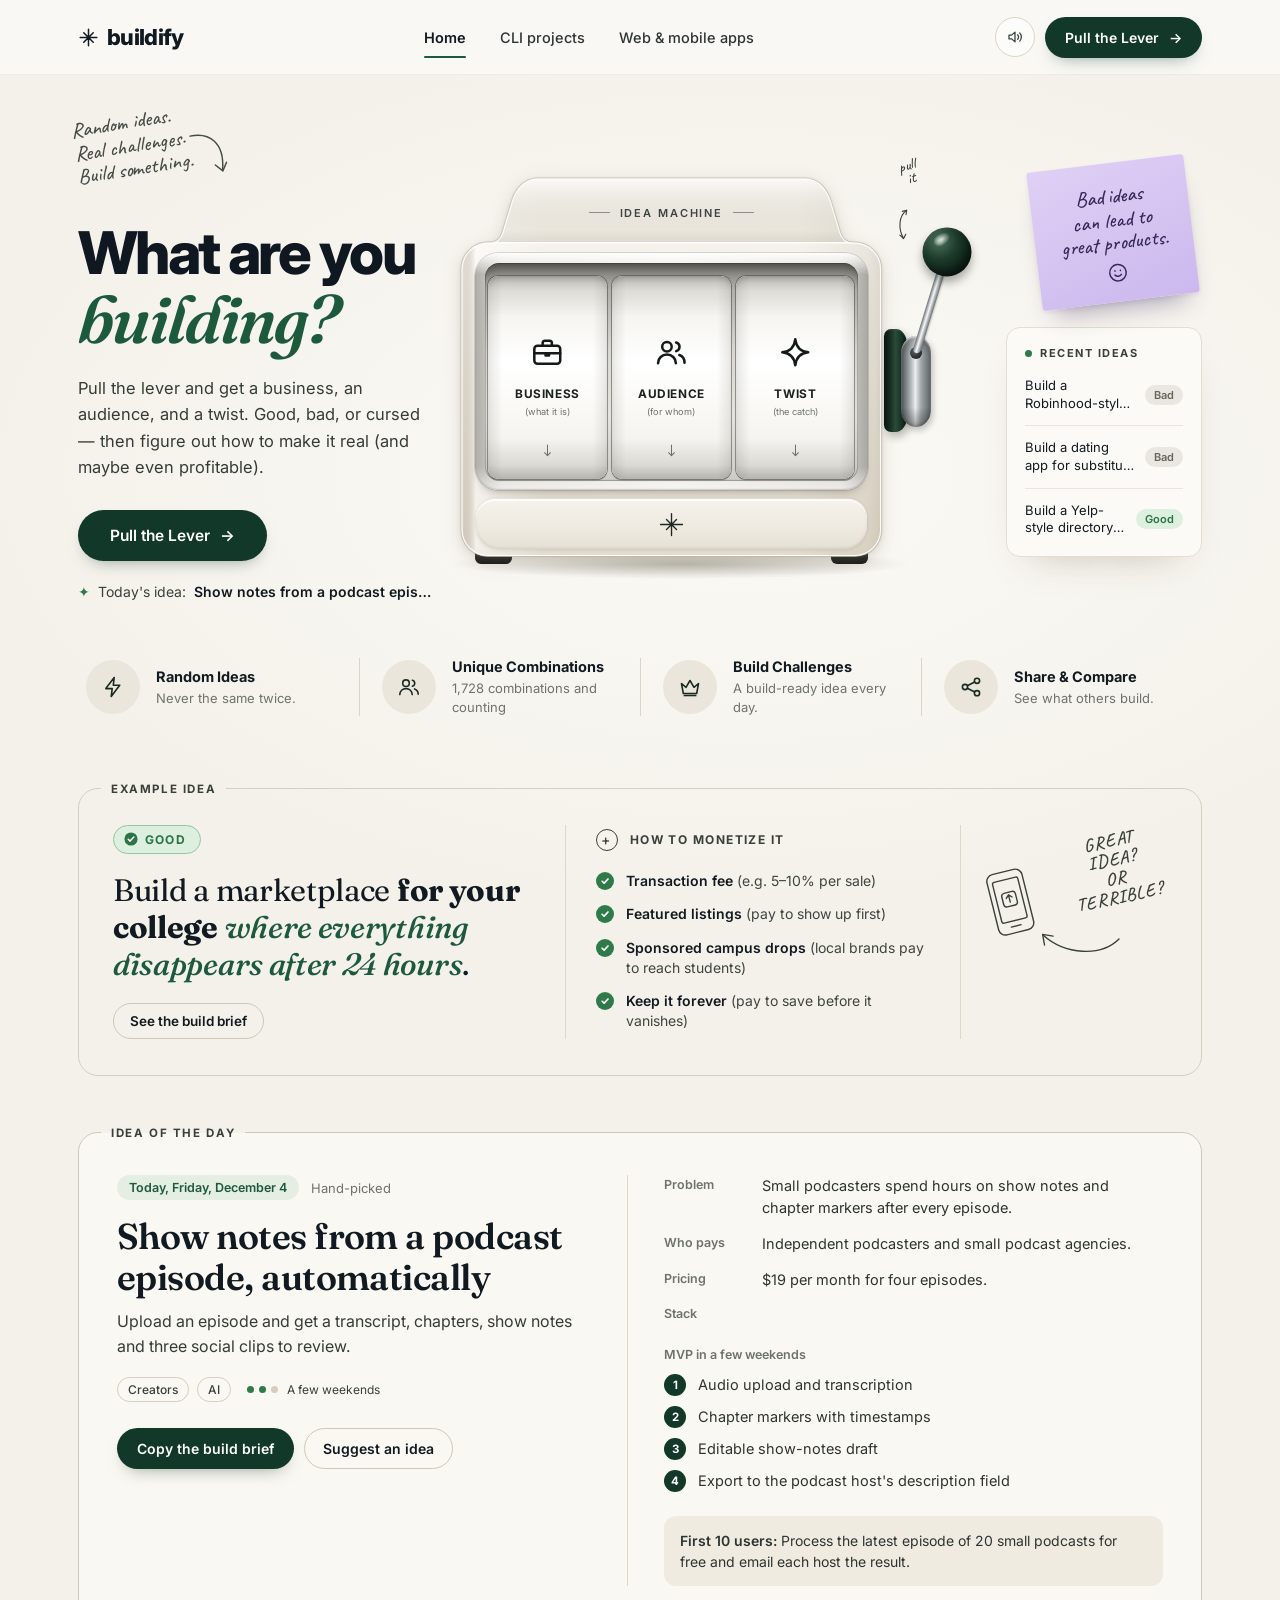
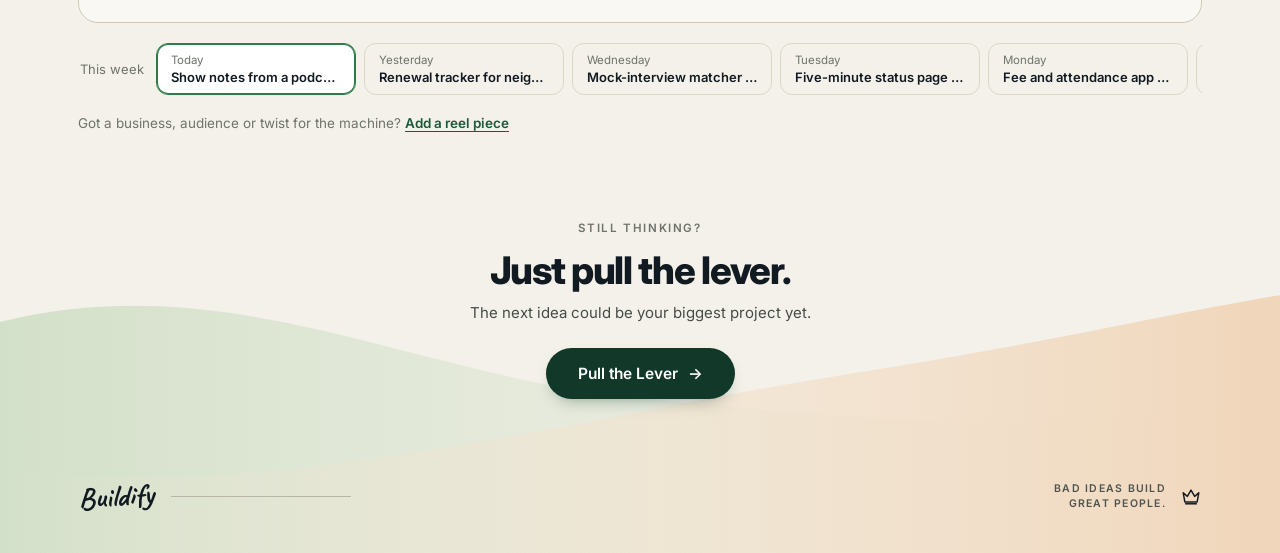
<file: index.html>
<!DOCTYPE html>
<html lang="en">
<head>
<meta charset="UTF-8">
<meta name="viewport" content="width=device-width, initial-scale=1">
<title>Buildify — the startup idea machine</title>
<meta name="description" content="Pull the lever for a startup idea: a business, an audience and a twist, plus a build-ready idea every day.">
<link rel="preconnect" href="https://fonts.googleapis.com">
<link rel="preconnect" href="https://fonts.gstatic.com" crossorigin>
<link href="https://fonts.googleapis.com/css2?family=Caveat:wght@500;600;700&family=Fraunces:ital,opsz,wght@0,9..144,400;0,9..144,600;0,9..144,700;1,9..144,500;1,9..144,600&family=Inter:wght@400;500;600;700;800&display=swap" rel="stylesheet">
<link rel="stylesheet" href="assets/site.css">
</head>
<body data-track="home" data-src="data/ideas.json">

<header class="topbar">
  <div class="wrap nav">
    <a class="logo" href="index.html">
      <svg viewBox="0 0 24 24" fill="none" stroke="currentColor" stroke-width="1.7" stroke-linecap="round"><path d="M12 2.5v19M2.5 12h19M6.6 6.6l10.8 10.8M17.4 6.6 6.6 17.4"/></svg>
      buildify
    </a>
    <nav class="nav-links" aria-label="Pages">
      <a href="index.html" class="active" aria-current="page">Home</a>
      <a href="cli.html">CLI projects</a>
      <a href="apps.html">Web &amp; mobile apps</a>
    </nav>
    <div class="nav-right">
      <button class="icon-btn" id="soundBtn" aria-label="Mute sounds" aria-pressed="false"></button>
      <button class="btn js-pull">Pull the Lever <span aria-hidden="true">→</span></button>
    </div>
  </div>
</header>

<main>
<section class="wrap hero">
  <div class="hero-copy">
    <div class="doodle">Random ideas.<br>Real challenges.<br>Build something.
      <svg class="doodle-arrow" viewBox="0 0 44 54" fill="none" stroke="currentColor" stroke-width="1.5" stroke-linecap="round" stroke-linejoin="round"><path d="M3 5c20-1 33 12 27 38"/><path d="M23.5 37.5 30 44.5l5-8"/></svg>
    </div>
    <h1 class="headline"><span class="l1">What are you</span><span class="l2">building?</span></h1>
    <p class="lede">Pull the lever and get a business, an audience, and a twist. Good, bad, or cursed — then figure out how to make it real (and maybe even profitable).</p>
    <button class="btn btn-lg js-pull">Pull the Lever <span aria-hidden="true">→</span></button>
    <a class="today-link" href="#today"><span class="spark" aria-hidden="true">✦</span><span id="heroTodayLabel">Today's idea:</span><b id="heroTodayTitle"></b></a>
  </div>

  <div class="hero-machine">
    <div class="machine-stage">
      <div class="machine" id="machine">
        <div class="m-ground"></div>
        <i class="m-foot l"></i><i class="m-foot r"></i>

        <svg class="m-shell" viewBox="0 0 420 378" aria-hidden="true">
          <defs>
            <linearGradient id="shellV" x1="0" y1="0" x2="0" y2="1">
              <stop offset="0" stop-color="#F9F7F2"/>
              <stop offset=".45" stop-color="#EFEBE2"/>
              <stop offset="1" stop-color="#E2DCCE"/>
            </linearGradient>
            <linearGradient id="shellH" x1="0" y1="0" x2="1" y2="0">
              <stop offset="0" stop-color="#6B5E45" stop-opacity=".10"/>
              <stop offset=".035" stop-color="#FFFFFF" stop-opacity=".55"/>
              <stop offset=".2" stop-color="#FFFFFF" stop-opacity="0"/>
              <stop offset=".8" stop-color="#6B5E45" stop-opacity="0"/>
              <stop offset=".965" stop-color="#6B5E45" stop-opacity=".08"/>
              <stop offset="1" stop-color="#6B5E45" stop-opacity=".16"/>
            </linearGradient>
            <linearGradient id="hoodTint" x1="0" y1="0" x2="0" y2="1">
              <stop offset="0" stop-color="#FFFFFF" stop-opacity=".45"/>
              <stop offset="1" stop-color="#8A7A58" stop-opacity=".07"/>
            </linearGradient>
            <linearGradient id="seamShade" x1="0" y1="0" x2="0" y2="1">
              <stop offset="0" stop-color="#6B5E45" stop-opacity="0"/>
              <stop offset="1" stop-color="#6B5E45" stop-opacity=".12"/>
            </linearGradient>
            <clipPath id="shellClip">
              <path d="M76 0H344C358 0 366.6 12.5 370 24L379 54Q382 64 391 64H393A27 27 0 0 1 420 91V351A27 27 0 0 1 393 378H27A27 27 0 0 1 0 351V91A27 27 0 0 1 27 64H29Q38 64 41 54L50 24C53.4 12.5 62 0 76 0Z"/>
            </clipPath>
          </defs>
          <path d="M76 0H344C358 0 366.6 12.5 370 24L379 54Q382 64 391 64H393A27 27 0 0 1 420 91V351A27 27 0 0 1 393 378H27A27 27 0 0 1 0 351V91A27 27 0 0 1 27 64H29Q38 64 41 54L50 24C53.4 12.5 62 0 76 0Z" fill="url(#shellV)"/>
          <g clip-path="url(#shellClip)">
            <rect x="0" y="0" width="420" height="378" fill="url(#shellH)"/>
            <rect x="0" y="0" width="420" height="64" fill="url(#hoodTint)"/>
            <rect x="0" y="52" width="420" height="12" fill="url(#seamShade)"/>
            <path d="M29 64.7H391" stroke="#FFFFFF" stroke-opacity=".9" stroke-width="1.4"/>
            <path d="M76 0H344C358 0 366.6 12.5 370 24L379 54Q382 64 391 64H393A27 27 0 0 1 420 91V351A27 27 0 0 1 393 378H27A27 27 0 0 1 0 351V91A27 27 0 0 1 27 64H29Q38 64 41 54L50 24C53.4 12.5 62 0 76 0Z" fill="none" stroke="#FFFFFF" stroke-opacity=".95" stroke-width="3.2"/>
          </g>
          <path d="M76 0H344C358 0 366.6 12.5 370 24L379 54Q382 64 391 64H393A27 27 0 0 1 420 91V351A27 27 0 0 1 393 378H27A27 27 0 0 1 0 351V91A27 27 0 0 1 27 64H29Q38 64 41 54L50 24C53.4 12.5 62 0 76 0Z" fill="none" stroke="#9E957F" stroke-opacity=".45" stroke-width="1"/>
        </svg>

        <div class="m-hood-label"><span>IDEA MACHINE</span></div>

        <div class="m-bezel">
          <div class="m-window">
            <div class="reel" id="reel0"><div class="strip"></div><div class="shade"></div></div>
            <div class="reel" id="reel1"><div class="strip"></div><div class="shade"></div></div>
            <div class="reel" id="reel2"><div class="strip"></div><div class="shade"></div></div>
          </div>
        </div>

        <div class="m-base">
          <svg class="m-star" viewBox="0 0 24 24" fill="none" stroke="currentColor" stroke-width="1.3" stroke-linecap="round" aria-hidden="true"><path d="M12 1.5v21M1.5 12h21M7.2 7.2l9.6 9.6M16.8 7.2l-9.6 9.6"/></svg>
          <span class="m-verdict" id="mVerdict"></span>
        </div>

        <div class="lv-hub"></div>
        <div class="lv-collar"></div>
        <div class="lv-rod" id="lvRod"></div>
        <div class="lv-ball" id="lvBall"></div>
        <div class="lv-note" aria-hidden="true">
          <span>pull<br>it</span>
          <svg viewBox="0 0 24 42" fill="none" stroke="currentColor" stroke-width="1.4" stroke-linecap="round" stroke-linejoin="round"><path d="M16 3C6 10 5 26 12 38.5"/><path d="M10.4 4.4 16 3l-.8 5.6"/><path d="M7.4 34.4 12 38.8l2.9-5.6"/></svg>
        </div>
        <div class="lv-hit" id="lvHit" role="button" tabindex="0" aria-label="Pull the lever"></div>
      </div>
    </div>
  </div>

  <aside class="hero-side">
    <div class="sticky">Bad ideas<br>can lead to<br>great products.
      <svg viewBox="0 0 24 24" fill="none" stroke="currentColor" stroke-width="1.6" stroke-linecap="round"><circle cx="12" cy="12" r="9"/><path d="M8.5 14.2c1.9 2.2 5.1 2.2 7 0"/><path d="M9 9.6v.4M15 9.6v.4"/></svg>
    </div>
    <div class="recent">
      <div class="recent-title"><i></i>RECENT IDEAS</div>
      <ul id="recentList"></ul>
    </div>
  </aside>
</section>

<section class="wrap" id="features">
  <div class="features">
    <div class="feature">
      <span class="f-ico"><svg viewBox="0 0 24 24" fill="none" stroke="currentColor" stroke-width="1.6" stroke-linejoin="round"><path d="M13.2 2.5 4.8 13.6h6.4l-1 7.9 8.5-11.3h-6.4l.9-7.7z"/></svg></span>
      <div><h3>Random Ideas</h3><p>Never the same twice.</p></div>
    </div>
    <div class="feature">
      <span class="f-ico"><svg viewBox="0 0 24 24" fill="none" stroke="currentColor" stroke-width="1.6" stroke-linecap="round"><circle cx="9" cy="8.2" r="3.3"/><path d="M2.8 19.6c0-3.5 2.8-6 6.2-6s6.2 2.5 6.2 6M15.4 5.2a3.1 3.1 0 0 1 0 6M17.6 13.9c2.2.7 3.6 2.8 3.6 5.4"/></svg></span>
      <div><h3>Unique Combinations</h3><p id="comboCount">Business × Audience × Twist</p></div>
    </div>
    <div class="feature">
      <span class="f-ico"><svg viewBox="0 0 24 24" fill="none" stroke="currentColor" stroke-width="1.6" stroke-linejoin="round"><path d="M3.5 8.5 8 12.4 12 5.5l4 6.9 4.5-3.9-1.8 10H5.3z"/><path d="M5.6 20.5h12.8"/></svg></span>
      <div><h3>Build Challenges</h3><p>A build-ready idea every day.</p></div>
    </div>
    <div class="feature">
      <span class="f-ico"><svg viewBox="0 0 24 24" fill="none" stroke="currentColor" stroke-width="1.6"><circle cx="6" cy="12" r="2.6"/><circle cx="18" cy="5.8" r="2.6"/><circle cx="18" cy="18.2" r="2.6"/><path d="M8.3 10.8l7.4-3.8M8.3 13.2l7.4 3.8"/></svg></span>
      <div><h3>Share &amp; Compare</h3><p>See what others build.</p></div>
    </div>
  </div>
</section>

<section class="wrap" id="idea">
  <div class="idea" aria-live="polite">
    <span class="idea-legend" id="ideaLegend">Example idea</span>
    <div class="idea-col">
      <span class="pill" id="ideaBadge"></span>
      <p class="idea-sentence" id="ideaSentence"></p>
      <button class="btn-ghost brief-btn" type="button" id="briefBtn">See the build brief</button>
    </div>
    <div class="idea-col">
      <div class="money-head"><span class="plus">+</span>How to monetize it</div>
      <ul class="money-list" id="moneyList"></ul>
    </div>
    <div class="idea-col idea-sketch" aria-hidden="true">
      <svg viewBox="0 0 190 130" fill="none" stroke="currentColor" stroke-width="1.4" stroke-linecap="round" stroke-linejoin="round">
        <g transform="rotate(-14 42 70)">
          <rect x="24" y="36" width="36" height="62" rx="7"/>
          <rect x="29" y="44" width="26" height="42" rx="2"/>
          <path d="M37 91.5h10"/>
          <rect x="35" y="57" width="14" height="14" rx="3"/>
          <path d="M42 67v-7M39 62.5l3-3 3 3"/>
        </g>
        <path d="M150 104c-18 18-54 16-76-4"/>
        <path d="M75.5 110 73.6 99.4l10.4 1.7"/>
      </svg>
      <span class="sketch-note">Great<br>idea?<br>or<br>terrible?</span>
    </div>
  </div>
</section>

<section class="wrap" id="today">
  <div class="today">
    <span class="idea-legend" id="tdLegend">Idea of the day</span>
    <div class="today-main" id="tdMain">
      <div class="today-meta"><span class="date-chip" id="tdDate"></span><span id="tdSource"></span></div>
      <h2 class="today-title" id="tdTitle"></h2>
      <p class="today-pitch" id="tdPitch"></p>
      <div class="today-tags" id="tdTags"></div>
      <div class="today-actions">
        <button class="btn" type="button" id="tdCopy">Copy the build brief</button>
        <a class="btn-ghost" id="suggestBtn" href="#">Suggest an idea</a>
      </div>
      <p class="status" id="tdStatus" role="status"></p>
    </div>
    <div class="today-brief" id="tdBrief">
      <dl class="facts">
        <div><dt>Problem</dt><dd id="tdProblem"></dd></div>
        <div><dt id="tdWhoLabel">Who pays</dt><dd id="tdWho"></dd></div>
        <div id="tdPricingRow"><dt>Pricing</dt><dd id="tdPricing"></dd></div>
        <div id="tdStackRow"><dt>Stack</dt><dd id="tdStack"></dd></div>
      </dl>
      <div class="mvp-head" id="tdMvpHead">MVP</div>
      <ol class="mvp" id="tdMvp"></ol>
      <p class="first"><b>First 10 users:</b> <span id="tdFirst"></span></p>
    </div>
  </div>
  <div class="archive" role="group" aria-label="Ideas from this week">
    <span class="archive-label">This week</span>
    <div class="archive-list" id="tdArchive"></div>
  </div>
  <p class="piece-note">Got a business, audience or twist for the machine? <a id="pieceLink" href="#">Add a reel piece</a></p>
</section>
</main>

<section class="bottom" id="about">
  <svg class="waves" viewBox="0 0 1440 320" preserveAspectRatio="none" aria-hidden="true">
    <defs>
      <linearGradient id="wGreen" x1="0" x2="1" y1="0" y2="0"><stop offset="0" stop-color="#D3E0C9"/><stop offset=".55" stop-color="#E3E9D9" stop-opacity=".6"/><stop offset="1" stop-color="#EFE9DD" stop-opacity="0"/></linearGradient>
      <linearGradient id="wPeach" x1="0" x2="1" y1="0" y2="0"><stop offset="0" stop-color="#F3E6D6" stop-opacity="0"/><stop offset=".5" stop-color="#F3E1CC" stop-opacity=".55"/><stop offset="1" stop-color="#F0D6BA"/></linearGradient>
    </defs>
    <path d="M0 96C260 40 470 150 720 170S1160 210 1440 170V320H0Z" fill="url(#wGreen)"/>
    <path d="M0 240C320 270 640 190 930 150S1300 90 1440 70V320H0Z" fill="url(#wPeach)"/>
  </svg>
  <div class="cta">
    <div class="eyebrow">STILL THINKING?</div>
    <h2>Just pull the lever.</h2>
    <p>The next idea could be your biggest project yet.</p>
    <button class="btn btn-lg js-pull">Pull the Lever <span aria-hidden="true">→</span></button>
  </div>
  <footer class="wrap foot">
    <div class="foot-left"><span class="script-logo">Buildify</span><span class="foot-line"></span></div>
    <div class="foot-tag"><span>BAD IDEAS BUILD<br>GREAT PEOPLE.</span>
      <svg viewBox="0 0 24 24" fill="none" stroke="currentColor" stroke-width="1.6" stroke-linejoin="round"><path d="M3.5 8.5 8 12.4 12 5.5l4 6.9 4.5-3.9-1.8 10H5.3z"/><path d="M5.6 20.5h12.8"/></svg>
    </div>
  </footer>
</section>

<dialog class="brief-dialog" id="briefDialog" aria-labelledby="bdTitle">
  <button class="bd-x" type="button" id="bdClose" aria-label="Close">×</button>
  <div class="bd-kicker">Build brief</div>
  <h3 class="bd-title" id="bdTitle"></h3>
  <p class="bd-meta" id="bdMeta"></p>
  <div id="bdBody"></div>
  <div class="bd-actions"><button class="btn" type="button" id="bdCopy">Copy as Markdown</button><p class="status" id="bdStatus" role="status"></p></div>
</dialog>

<script type="application/json" id="buildify-data">{"version":1,"updated":"2026-09-24T00:00:00Z","config":{"repo":""},"page":{"reels":[{"label":"Business","sub":"(what it is)","icon":"briefcase"},{"label":"Audience","sub":"(for whom)","icon":"people"},{"label":"Twist","sub":"(the catch)","icon":"sparkle"}],"daily":"Idea of the day","noun":"idea","who":"Who pays","example":["Marketplace","Your college","Disappears after 24 hours"]},"reels":{"business":[{"text":"a marketplace","short":"Marketplace","tag":"marketplace","w":1},{"text":"a subscription box","short":"Subscription box","tag":"subscription","w":0},{"text":"an AI copilot","short":"AI copilot","tag":"ai","w":1},{"text":"a social app","short":"Social app","tag":"social","w":0},{"text":"a dating app","short":"Dating app","tag":"dating","w":-1},{"text":"a Yelp-style directory","short":"Yelp-style directory","tag":"local","w":1},{"text":"a Duolingo-style trainer","short":"Duolingo-style trainer","tag":"education","w":1},{"text":"an Uber-style dispatcher","short":"Uber-style dispatch","tag":"marketplace","w":0},{"text":"a Discord-style community","short":"Discord-style community","tag":"social","w":1},{"text":"a LinkedIn-style network","short":"LinkedIn-style network","tag":"professional","w":0},{"text":"a Strava-style tracker","short":"Strava-style tracker","tag":"fitness","w":0},{"text":"a Robinhood-style app","short":"Robinhood-style app","tag":"fintech","w":-2}],"audience":[{"text":"for your college","short":"Your college","money":{"t":"Sponsored campus drops","n":"local brands pay to reach students"},"firstUsers":"Post in your college's clubs and WhatsApp groups; aim for 20 students in week one.","w":1},{"text":"for retirees","short":"Retirees","money":{"t":"Family plans","n":"adult kids pay for their parents"},"firstUsers":"Partner with one community center or residents' association and run a hands-on demo.","w":1},{"text":"for dog owners","short":"Dog owners","money":{"t":"Pet-brand sponsors","n":"treats, toys, vets"},"firstUsers":"Spend a weekend at the nearest dog park and pet stores; recruit 15 owners.","w":0},{"text":"for night-shift nurses","short":"Night-shift nurses","money":{"t":"Hospital licenses","n":"sold to staffing teams"},"firstUsers":"Ask nurse friends to share it in their ward group; one ward is enough to start.","w":1},{"text":"for exchange students","short":"Exchange students","money":{"t":"University partnerships","n":"paid by international offices"},"firstUsers":"Contact your university's international office and the exchange-student society.","w":0},{"text":"for new parents","short":"New parents","money":{"t":"Baby-brand affiliates","n":"commission on gear"},"firstUsers":"Join local parent groups and prenatal classes; offer it free to the first 30 families.","w":1},{"text":"for gym regulars","short":"Gym regulars","money":{"t":"Gym partnerships","n":"referral fee per sign-up"},"firstUsers":"Pitch one gym owner: free for their members for a month in exchange for feedback.","w":0},{"text":"for remote teams","short":"Remote teams","money":{"t":"Per-seat pricing","n":"companies pay per employee"},"firstUsers":"Message founders of 10 small remote startups on LinkedIn or X and offer a free pilot.","w":1},{"text":"for landlords","short":"Landlords","money":{"t":"Per-property fee","n":"monthly, per unit"},"firstUsers":"Find small landlords in local property groups and set up their first building for them.","w":-1},{"text":"for substitute teachers","short":"Substitute teachers","money":{"t":"District licenses","n":"schools pay, teachers don't"},"firstUsers":"Talk to one school's admin office; that's usually who books substitutes.","w":0},{"text":"for plant owners","short":"Plant owners","money":{"t":"Nursery affiliates","n":"a cut of every plant sold"},"firstUsers":"Partner with a local nursery and put a QR code on their plant tags.","w":-1},{"text":"for wedding planners","short":"Wedding planners","money":{"t":"Vendor lead fees","n":"caterers pay for referrals"},"firstUsers":"Cold-email 20 planners you find on Instagram with a 60-second demo video.","w":0}],"twist":[{"text":"where everything is anonymous","short":"Everything is anonymous","tag":"anon","money":{"t":"Ads","n":"no personal data, so ads carry the load"},"w":-1},{"text":"where it costs a dollar every time you use it","short":"$1 every time you use it","tag":"paywall","money":{"t":"$1 per use","n":"the twist is the business model"},"w":0},{"text":"where it only works from 6 to 9am","short":"Only works 6–9am","tag":"timeboxed","money":{"t":"Off-hours pass","n":"pay to use it anytime"},"w":-1},{"text":"where AI writes everything for you","short":"AI writes everything","tag":"ai","money":{"t":"Compute pass-through","n":"heavier users pay more"},"w":1},{"text":"where it's entirely voice-based","short":"Voice only","tag":"voice","money":{"t":"Voice minutes","n":"free allotment, then paid"},"w":0},{"text":"where you only get one use a day","short":"One use a day","tag":"scarcity","money":{"t":"Extra pulls","n":"pay to skip the daily limit"},"w":1},{"text":"where it only shows things within 500 feet","short":"Only within 500 feet","tag":"hyperlocal","money":{"t":"Venue partnerships","n":"hyperlocal ads pay more"},"w":1},{"text":"where a real human reviews every post","short":"A human reviews every post","tag":"human","money":{"t":"Human-reviewed tier","n":"it's your biggest cost"},"w":-1},{"text":"where everything disappears after 24 hours","short":"Disappears after 24 hours","tag":"ephemeral","money":{"t":"Keep it forever","n":"pay to save before it vanishes"},"w":0},{"text":"where it's invite-only","short":"Invite-only","tag":"invite","money":{"t":"Paid invites","n":"or pay to skip the waitlist"},"w":1},{"text":"where strangers rate you on it","short":"Strangers rate you","tag":"rating","money":{"t":"Legal budget","n":"honestly, this one is mostly liability"},"w":-2},{"text":"where it only works with friends of friends","short":"Friends of friends only","tag":"trust","money":{"t":"Verified circles","n":"pay to expand your network"},"w":1}]},"money":{"byTag":{"marketplace":[{"t":"Transaction fee","n":"e.g. 5–10% per sale"},{"t":"Featured listings","n":"pay to show up first"}],"subscription":[{"t":"Monthly subscription","n":"the box is the business"},{"t":"Premium tier","n":"rarer, better stuff"}],"ai":[{"t":"Usage-based pricing","n":"pay per generation"},{"t":"Pro plan","n":"unlimited runs"}],"social":[{"t":"Freemium","n":"paid profile perks"},{"t":"Ads","n":"only once engagement is real"}],"dating":[{"t":"Subscription","n":"unlimited matches"},{"t":"Boosts","n":"pay for extra visibility"}],"local":[{"t":"Local business ads","n":"nearby shops pay to appear"},{"t":"Booking commission","n":"a cut of every reservation"}],"education":[{"t":"Freemium","n":"paid streaks and progress"},{"t":"B2B licenses","n":"schools and employers"}],"professional":[{"t":"Pro subscription","n":"advanced search"},{"t":"Recruiter access","n":"pay per lead"}],"fitness":[{"t":"Freemium","n":"paid insights and streaks"},{"t":"Brand sponsorships","n":"sponsored challenges"}],"fintech":[{"t":"Per-trade fee","n":"once compliance is paid for"},{"t":"Interest on float","n":"idle balances"}]}},"build":{"byTag":{"marketplace":["Listings with photos, price and categories","Search, filters and chat between buyer and seller","Payments that take a platform fee (Stripe Connect or Razorpay Route)"],"subscription":["A landing page with three plans and a waitlist","Checkout with recurring billing","A simple admin for stock, boxes and shipping"],"ai":["One prompt flow that does a single job really well","Usage tracking with a free monthly quota","Saved history so people come back"],"social":["Profiles and a feed with posts and reactions","Invite links so every user brings friends","Basic moderation: report, block, delete"],"dating":["Profiles built on prompts instead of bios","Mutual-like matching and chat","Safety first: verification, report and block"],"local":["Listings with location, hours and photos","Search by distance and category","Reviews with photo proof to cut spam"],"education":["Bite-sized lessons with a daily streak","Quick quizzes with instant feedback","A progress dashboard for learners and teachers"],"professional":["Profiles built around skills and proof of work","Search and filters for the people who hire","Intro requests instead of cold DMs"],"fitness":["One-tap logging for the core activity","Streaks, goals and weekly summaries","Leaderboards with friends or a club"],"fintech":["Read-only first: track and visualize, don't move money","Bank or UPI data import with clear consent","Talk to a compliance expert before handling real transactions"]}},"daily":[{"id":"shift-swap-wards","title":"Shift-swap board for hospital wards","pitch":"Nurses post and claim open shifts in two taps, and the ward manager approves from their phone.","problem":"Shift swaps live in chaotic WhatsApp groups and paper rosters, so managers lose track of who is actually covering.","whoPays":"Ward managers and small private hospitals.","pricing":"$3 per nurse per month; first ward free for 60 days.","mvp":["Import the roster from a spreadsheet","Post a shift, claim a shift","One-tap manager approval","WhatsApp or SMS alerts for open shifts"],"firstUsers":"Ask three nurse friends which ward runs swaps on WhatsApp, then offer that ward a free setup.","difficulty":2,"tags":["B2B","Healthcare ops"]},{"id":"college-club-manager","title":"Club manager for college societies","pitch":"Members, events, dues and QR attendance for student clubs, in one place instead of five spreadsheets.","problem":"Every year the new committee inherits messy sheets, unpaid dues and no record of who attended what.","whoPays":"Student councils and college activity offices, as a campus license.","pricing":"Free for one club; $49 per month for a whole campus.","mvp":["Member directory with roles","Event pages with QR check-in","Dues collection through UPI or card links","Handover mode for next year's committee"],"firstUsers":"Run it for your college's two biggest clubs this semester, then pitch the student council with their numbers.","difficulty":2,"tags":["Students","B2B"]},{"id":"invoice-chaser","title":"Polite invoice chaser for freelancers","pitch":"Connect your invoices and it sends friendly, escalating reminders until you get paid.","problem":"Freelancers hate chasing clients, so late invoices sit for weeks and cash flow suffers.","whoPays":"Freelance designers, developers and small agencies.","pricing":"$9 per month.","mvp":["Add an invoice by upload or forwarded email","Reminder schedule with three tone levels","Client-facing pay-now page","Dashboard of who owes what"],"firstUsers":"Offer a free overdue-invoice audit in two freelancer communities and follow up with everyone who replies.","difficulty":1,"tags":["Freelancers","Finance ops"]},{"id":"tuition-center-app","title":"Fee and attendance app for tuition centers","pitch":"Batches, attendance, fee reminders and parent updates for small coaching classes, run from one phone.","problem":"Tuition owners track fees in notebooks and chase parents one phone call at a time.","whoPays":"Owners of coaching and tuition centers with 30 to 300 students.","pricing":"$15 per month per center; free under 25 students.","mvp":["Batches and student list","One-tap attendance","Automatic fee reminders on WhatsApp","Monthly progress note to parents"],"firstUsers":"Visit five tuition centers near your college with a one-page demo and set up the first one for free.","difficulty":1,"tags":["Education","Small business"]},{"id":"tiny-status-page","title":"Five-minute status page for tiny SaaS","pitch":"Uptime checks and a clean public status page, priced for products with 10 customers, not 10,000.","problem":"Small teams skip status pages because the big tools are pricey and take an afternoon to set up.","whoPays":"Indie hackers and two-to-ten person software teams.","pricing":"$5 per month for five monitors and one status page.","mvp":["HTTP checks every minute from two regions","Public status page with incident notes","Email and Slack alerts","Embeddable 'all systems normal' badge"],"firstUsers":"Offer it free to 20 makers launching this month in exchange for the badge in their footer.","difficulty":2,"tags":["Dev tools","B2B"]},{"id":"mock-interview-matcher","title":"Mock-interview matcher for placement season","pitch":"Pairs juniors with seniors who cracked the same companies for 30-minute mock interviews.","problem":"Students prepare alone while the seniors who already got those offers are one message away but hard to schedule.","whoPays":"College placement cells; students pay for slots with alumni.","pricing":"$99 per semester per college; alumni slots at $5 each.","mvp":["Seniors list the companies and roles they cleared","Juniors book open slots","Built-in video link and feedback form","Leaderboard of the most helpful seniors"],"firstUsers":"Get 15 final-year students from your batch to host slots, then share the booking link in the junior groups.","difficulty":2,"tags":["Students","Careers"]},{"id":"gym-renewals","title":"Renewal tracker for neighborhood gyms","pitch":"Shows which memberships expire this week and sends renewal nudges automatically.","problem":"Small gyms lose members simply because nobody reminded them their plan ended.","whoPays":"Owners of single-location gyms, yoga and martial-arts studios.","pricing":"$12 per month per location.","mvp":["Member list with plan end dates","Automatic renewal reminders","Pay-to-renew link","Weekly at-risk members report"],"firstUsers":"Offer three gyms near you a free import of their register and track the renewals you save them.","difficulty":1,"tags":["Small business","Fitness"]},{"id":"podcast-show-notes","title":"Show notes from a podcast episode, automatically","pitch":"Upload an episode and get a transcript, chapters, show notes and three social clips to review.","problem":"Small podcasters spend hours on show notes and chapter markers after every episode.","whoPays":"Independent podcasters and small podcast agencies.","pricing":"$19 per month for four episodes.","mvp":["Audio upload and transcription","Chapter markers with timestamps","Editable show-notes draft","Export to the podcast host's description field"],"firstUsers":"Process the latest episode of 20 small podcasts for free and email each host the result.","difficulty":2,"tags":["Creators","AI"]},{"id":"fest-checkin","title":"Ticketing and QR check-in for college fests","pitch":"Sell passes, scan them at the gate, and watch live headcounts for every event in the fest.","problem":"Fest teams juggle Google Forms, payment screenshots and long gate queues.","whoPays":"Fest committees and event clubs.","pricing":"A small fee per ticket sold; free for free events.","mvp":["Event pages with pass types","Payments with instant QR passes","Scanner mode on any phone","Live dashboard of entries per event"],"firstUsers":"Run check-in for one department event for free, then pitch the main fest committee with the queue times you saved.","difficulty":2,"tags":["Students","Events"]},{"id":"clinic-no-shows","title":"No-show reducer for small clinics","pitch":"Appointment reminders with one-tap confirm or reschedule, so empty slots get refilled.","problem":"Dentists and small clinics lose hours every week to patients who forget appointments.","whoPays":"Independent clinics, dentists and physiotherapists.","pricing":"$25 per month per practitioner.","mvp":["Simple appointment calendar or import","Reminders a day and two hours before","Confirm and reschedule buttons","Waitlist that fills cancelled slots"],"firstUsers":"Ask your own dentist how many no-shows they had last month, then offer a free month to cut that number.","difficulty":2,"tags":["Healthcare ops","Small business"]},{"id":"rent-receipts","title":"Rent reminders and receipts for small landlords","pitch":"Automatic rent reminders, payment links and clean receipts for landlords with a few units.","problem":"Small landlords chase rent over text and scramble for receipts at tax time.","whoPays":"Landlords with 2 to 20 units.","pricing":"$2 per unit per month.","mvp":["Units and tenants list","Monthly reminders with a pay link","Auto-generated receipts","Year-end summary export"],"firstUsers":"Find landlords in local property groups and offer to set up their first building for them.","difficulty":1,"tags":["Real estate","Small business"]},{"id":"internship-tracker","title":"Internship application tracker","pitch":"A simple pipeline for every application, deadline and follow-up, like a CRM for your job hunt.","problem":"Students apply to 50+ roles across portals, emails and sheets, and miss follow-ups.","whoPays":"Students on a freemium plan; placement cells for cohort dashboards.","pricing":"Free for 15 applications; $3 per month after that.","mvp":["Board of applications by stage","Deadline and follow-up reminders","Save roles with a browser button","Response rate per resume version"],"firstUsers":"Share it in your batch's placement group before the next hiring cycle opens.","difficulty":1,"tags":["Students","Careers"]},{"id":"shop-reorder-alerts","title":"Low-stock alerts for small shops","pitch":"Scan purchase bills and get a reorder list before best-sellers run out.","problem":"Small shops run out of top items because stock lives in the owner's head.","whoPays":"Neighborhood grocery stores, pharmacies and stationery shops.","pricing":"$8 per month per store.","mvp":["Product list built from purchase bills","Quick daily count or sales tally","Reorder alerts on WhatsApp","One-tap order message to the supplier"],"firstUsers":"Spend a Saturday setting it up at one shop, then ask them to introduce you to their supplier's other shops.","difficulty":2,"tags":["Retail","Small business"]},{"id":"photo-selection","title":"Photo selection app for wedding photographers","pitch":"Clients heart favorites from thousands of photos, and the photographer gets a clean final list.","problem":"Couples send favorites as WhatsApp screenshots, and photographers spend days matching file names.","whoPays":"Wedding and event photographers.","pricing":"$15 per month for unlimited galleries.","mvp":["Fast gallery upload with thumbnails","Private client link with favorites","Export selected file names for editing","Watermarked previews"],"firstUsers":"Message 30 wedding photographers on Instagram with a 60-second demo using their own sample photos.","difficulty":2,"tags":["Creators","B2B"]},{"id":"hackathon-judging","title":"Judging and scoring tool for hackathons","pitch":"Judges score projects on a shared rubric from their phones, and the leaderboard updates live.","problem":"Hackathon judging runs on paper sheets and a frantic spreadsheet at 2 a.m.","whoPays":"Hackathon organizers, tech clubs and companies running internal hacks.","pricing":"$29 per event; free for student events under 50 teams.","mvp":["Rubric builder","Judge assignments per room or track","Mobile scoring form","Live leaderboard with tie-breakers"],"firstUsers":"Offer it free to the next hackathon at your college and at two nearby colleges.","difficulty":1,"tags":["Events","Students"]},{"id":"alumni-mentors","title":"Alumni mentor matching for one college","pitch":"Students request 20-minute chats with alumni by role, company and city.","problem":"Alumni want to help, but students don't know whom to ask and cold messages go unanswered.","whoPays":"Colleges and alumni associations.","pricing":"$1,000 per year per college, with a free pilot semester.","mvp":["Alumni profiles with 'ask me about' topics","Request and accept flow","Calendar slots","Thank-you notes alumni can share"],"firstUsers":"Recruit 25 alumni from your own department through LinkedIn, then launch it to your batch.","difficulty":2,"tags":["Students","Community"]},{"id":"testimonial-wall","title":"Testimonial collector for small businesses","pitch":"Send one link, collect text or video testimonials, and embed a clean wall of them on your site.","problem":"Great customer feedback gets lost in DMs and email instead of helping sell.","whoPays":"Coaches, course creators, small SaaS and local services.","pricing":"Free for 10 testimonials; $12 per month for unlimited.","mvp":["Shareable collection form for text and video","Approve or hide each entry","Embeddable wall and carousel","Import from Google reviews"],"firstUsers":"Collect testimonials for three local businesses for free and publish their walls as case studies.","difficulty":1,"tags":["Marketing","Small business"]},{"id":"github-portfolio","title":"Portfolio site from your GitHub, in one click","pitch":"Turns your repos and READMEs into a clean portfolio page recruiters actually read.","problem":"Students have good projects on GitHub but no portfolio that explains them.","whoPays":"Students and junior developers on a freemium plan.","pricing":"Free on a subdomain; $4 per month for a custom domain.","mvp":["Sign in with GitHub","Pick projects and auto-generate summaries","Three themes","Custom domain and a recruiter-view counter"],"firstUsers":"Build portfolios for 20 friends in your batch and share the best ones in developer communities.","difficulty":1,"tags":["Students","Dev tools"]},{"id":"whatsapp-menu","title":"Daily specials menu updated by WhatsApp","pitch":"The owner sends a WhatsApp message and the QR menu on every table updates instantly.","problem":"Small restaurants print menus that go stale and can't show daily specials or sold-out items.","whoPays":"Cafés and small restaurants.","pricing":"$10 per month per location.","mvp":["QR menu page","Update items and prices by WhatsApp message","Mark sold-out in one tap","View counts per dish"],"firstUsers":"Set it up for your favorite café near campus for free and ask the owner to refer two neighbors.","difficulty":2,"tags":["Hospitality","Small business"]},{"id":"flatmate-bills","title":"Bill splitter for shared flats and hostels","pitch":"Tracks rent, electricity and groceries per flatmate, with UPI or card links to settle up.","problem":"Flatmates argue over who paid for what, and the math gets messy when people move in and out.","whoPays":"Students and young professionals; co-living operators for a branded version.","pricing":"Free for one flat; $2 per month for recurring bills and receipts.","mvp":["Flats with members","Recurring and one-off expenses","Balances with settle-up links","Move-in and move-out proration"],"firstUsers":"Start with your own flat and two friends' flats, then post in hostel and PG groups near campus.","difficulty":1,"tags":["Consumer","Students"]},{"id":"changelog-widget","title":"Changelog widget for small apps","pitch":"Write updates once and show them in-app, on a public page and in a monthly email.","problem":"Small teams ship constantly, but users never notice new features and churn.","whoPays":"Small SaaS teams and indie app makers.","pricing":"$9 per month for one product.","mvp":["Markdown editor for updates","Embeddable in-app widget","Public changelog page","Monthly digest email to users"],"firstUsers":"Offer free setup to 15 indie makers who post weekly updates on X or Reddit.","difficulty":1,"tags":["Dev tools","Marketing"]},{"id":"ta-rubric-grading","title":"Rubric grading tool for teaching assistants","pitch":"Grade assignments against a rubric with reusable comments, then export marks in one click.","problem":"TAs rewrite the same feedback a hundred times and copy marks into the college portal by hand.","whoPays":"Departments and TAs at colleges and coaching institutes.","pricing":"Free for one course; $39 per month per department.","mvp":["Rubric builder","Side-by-side grading view","Comment bank with shortcuts","CSV export in the portal's format"],"firstUsers":"Ask two TAs in your department to grade one assignment with it and time how long it takes.","difficulty":2,"tags":["Education","B2B"]},{"id":"warranty-locker","title":"Bill and warranty locker","pitch":"Snap a bill once and get reminded before the warranty or return window runs out.","problem":"People lose bills and miss free repairs or returns on things they already paid for.","whoPays":"Consumers on a freemium plan; electronics stores for a branded version.","pricing":"Free for 10 items; $1 per month for unlimited and family sharing.","mvp":["Photo upload with date and product fields","Warranty and return-window reminders","Search by product or store","Share items with family"],"firstUsers":"Post a short 'never lose a bill again' video in your city's local groups and collect the first 100 users.","difficulty":1,"tags":["Consumer","Productivity"]},{"id":"volunteer-scheduler","title":"Volunteer scheduling for small NGOs","pitch":"Volunteers pick shifts from a link, get reminders, and the NGO sees hours logged for reports.","problem":"Small NGOs coordinate volunteers over spreadsheets and calls, and people forget their shifts.","whoPays":"Small NGOs and community groups, often from grant budgets.","pricing":"Free under 30 volunteers; $15 per month after.","mvp":["Shift sign-up page","Reminders by WhatsApp or email","Check-in and hours log","Impact report export for donors"],"firstUsers":"Volunteer with one NGO for a weekend and set it up for their next drive.","difficulty":1,"tags":["Nonprofit","Community"]}]}</script>
<script src="assets/app.js"></script>
</body>
</html>
</file>
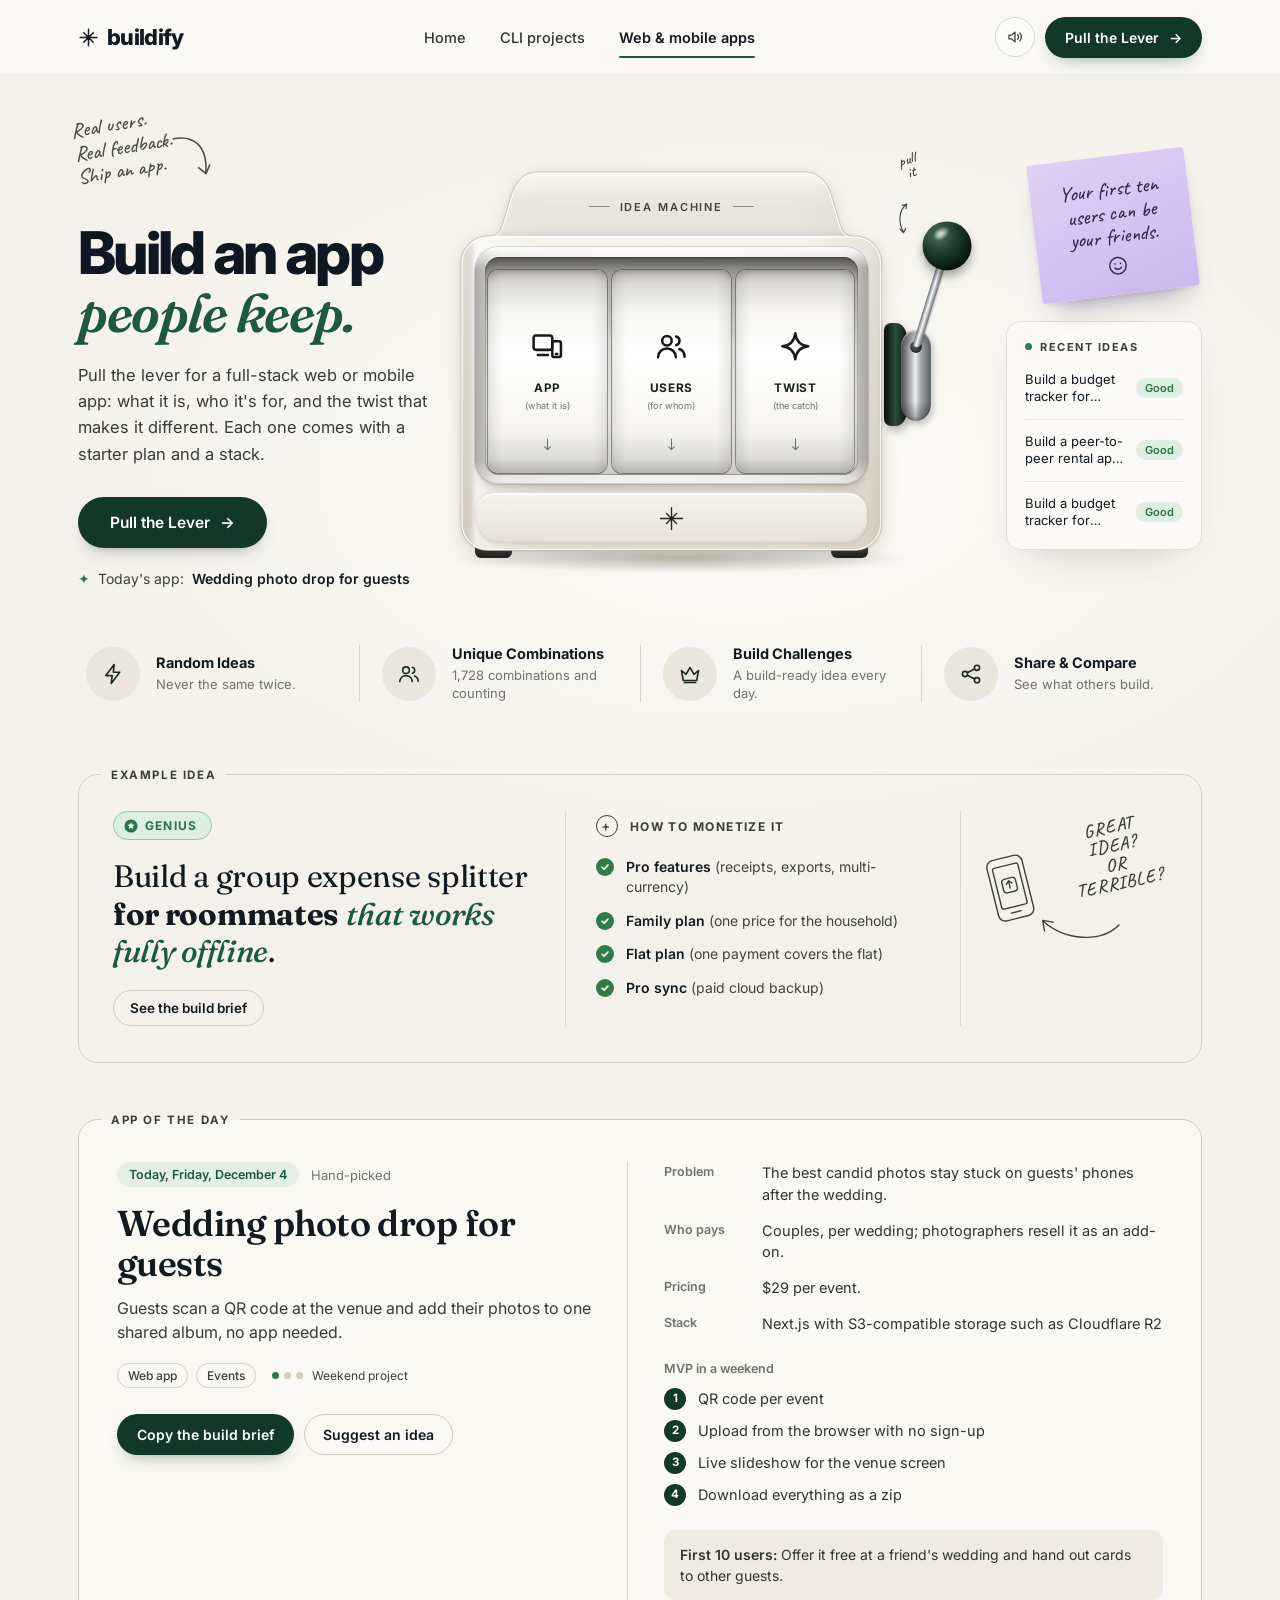
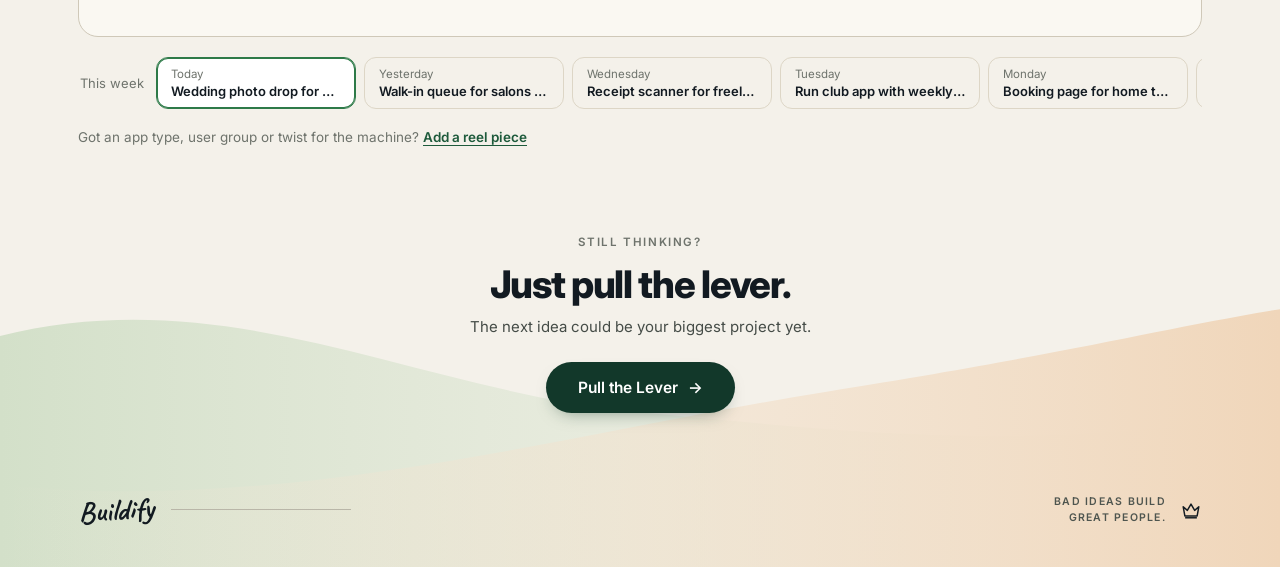
<file: apps.html>
<!DOCTYPE html>
<html lang="en">
<head>
<meta charset="UTF-8">
<meta name="viewport" content="width=device-width, initial-scale=1">
<title>Buildify — web and mobile app ideas</title>
<meta name="description" content="Pull the lever for a full-stack web or mobile app idea, with a starter plan and a stack. A new app idea every day.">
<link rel="preconnect" href="https://fonts.googleapis.com">
<link rel="preconnect" href="https://fonts.gstatic.com" crossorigin>
<link href="https://fonts.googleapis.com/css2?family=Caveat:wght@500;600;700&family=Fraunces:ital,opsz,wght@0,9..144,400;0,9..144,600;0,9..144,700;1,9..144,500;1,9..144,600&family=Inter:wght@400;500;600;700;800&display=swap" rel="stylesheet">
<link rel="stylesheet" href="assets/site.css">
</head>
<body data-track="apps" data-src="data/apps.json">

<header class="topbar">
  <div class="wrap nav">
    <a class="logo" href="index.html">
      <svg viewBox="0 0 24 24" fill="none" stroke="currentColor" stroke-width="1.7" stroke-linecap="round"><path d="M12 2.5v19M2.5 12h19M6.6 6.6l10.8 10.8M17.4 6.6 6.6 17.4"/></svg>
      buildify
    </a>
    <nav class="nav-links" aria-label="Pages">
      <a href="index.html">Home</a>
      <a href="cli.html">CLI projects</a>
      <a href="apps.html" class="active" aria-current="page">Web &amp; mobile apps</a>
    </nav>
    <div class="nav-right">
      <button class="icon-btn" id="soundBtn" aria-label="Mute sounds" aria-pressed="false"></button>
      <button class="btn js-pull">Pull the Lever <span aria-hidden="true">→</span></button>
    </div>
  </div>
</header>

<main>
<section class="wrap hero">
  <div class="hero-copy">
    <div class="doodle">Real users.<br>Real feedback.<br>Ship an app.
      <svg class="doodle-arrow" viewBox="0 0 44 54" fill="none" stroke="currentColor" stroke-width="1.5" stroke-linecap="round" stroke-linejoin="round"><path d="M3 5c20-1 33 12 27 38"/><path d="M23.5 37.5 30 44.5l5-8"/></svg>
    </div>
    <h1 class="headline tight"><span class="l1">Build an app</span><span class="l2">people keep.</span></h1>
    <p class="lede">Pull the lever for a full-stack web or mobile app: what it is, who it's for, and the twist that makes it different. Each one comes with a starter plan and a stack.</p>
    <button class="btn btn-lg js-pull">Pull the Lever <span aria-hidden="true">→</span></button>
    <a class="today-link" href="#today"><span class="spark" aria-hidden="true">✦</span><span id="heroTodayLabel">Today's idea:</span><b id="heroTodayTitle"></b></a>
  </div>

  <div class="hero-machine">
    <div class="machine-stage">
      <div class="machine" id="machine">
        <div class="m-ground"></div>
        <i class="m-foot l"></i><i class="m-foot r"></i>

        <svg class="m-shell" viewBox="0 0 420 378" aria-hidden="true">
          <defs>
            <linearGradient id="shellV" x1="0" y1="0" x2="0" y2="1">
              <stop offset="0" stop-color="#F9F7F2"/>
              <stop offset=".45" stop-color="#EFEBE2"/>
              <stop offset="1" stop-color="#E2DCCE"/>
            </linearGradient>
            <linearGradient id="shellH" x1="0" y1="0" x2="1" y2="0">
              <stop offset="0" stop-color="#6B5E45" stop-opacity=".10"/>
              <stop offset=".035" stop-color="#FFFFFF" stop-opacity=".55"/>
              <stop offset=".2" stop-color="#FFFFFF" stop-opacity="0"/>
              <stop offset=".8" stop-color="#6B5E45" stop-opacity="0"/>
              <stop offset=".965" stop-color="#6B5E45" stop-opacity=".08"/>
              <stop offset="1" stop-color="#6B5E45" stop-opacity=".16"/>
            </linearGradient>
            <linearGradient id="hoodTint" x1="0" y1="0" x2="0" y2="1">
              <stop offset="0" stop-color="#FFFFFF" stop-opacity=".45"/>
              <stop offset="1" stop-color="#8A7A58" stop-opacity=".07"/>
            </linearGradient>
            <linearGradient id="seamShade" x1="0" y1="0" x2="0" y2="1">
              <stop offset="0" stop-color="#6B5E45" stop-opacity="0"/>
              <stop offset="1" stop-color="#6B5E45" stop-opacity=".12"/>
            </linearGradient>
            <clipPath id="shellClip">
              <path d="M76 0H344C358 0 366.6 12.5 370 24L379 54Q382 64 391 64H393A27 27 0 0 1 420 91V351A27 27 0 0 1 393 378H27A27 27 0 0 1 0 351V91A27 27 0 0 1 27 64H29Q38 64 41 54L50 24C53.4 12.5 62 0 76 0Z"/>
            </clipPath>
          </defs>
          <path d="M76 0H344C358 0 366.6 12.5 370 24L379 54Q382 64 391 64H393A27 27 0 0 1 420 91V351A27 27 0 0 1 393 378H27A27 27 0 0 1 0 351V91A27 27 0 0 1 27 64H29Q38 64 41 54L50 24C53.4 12.5 62 0 76 0Z" fill="url(#shellV)"/>
          <g clip-path="url(#shellClip)">
            <rect x="0" y="0" width="420" height="378" fill="url(#shellH)"/>
            <rect x="0" y="0" width="420" height="64" fill="url(#hoodTint)"/>
            <rect x="0" y="52" width="420" height="12" fill="url(#seamShade)"/>
            <path d="M29 64.7H391" stroke="#FFFFFF" stroke-opacity=".9" stroke-width="1.4"/>
            <path d="M76 0H344C358 0 366.6 12.5 370 24L379 54Q382 64 391 64H393A27 27 0 0 1 420 91V351A27 27 0 0 1 393 378H27A27 27 0 0 1 0 351V91A27 27 0 0 1 27 64H29Q38 64 41 54L50 24C53.4 12.5 62 0 76 0Z" fill="none" stroke="#FFFFFF" stroke-opacity=".95" stroke-width="3.2"/>
          </g>
          <path d="M76 0H344C358 0 366.6 12.5 370 24L379 54Q382 64 391 64H393A27 27 0 0 1 420 91V351A27 27 0 0 1 393 378H27A27 27 0 0 1 0 351V91A27 27 0 0 1 27 64H29Q38 64 41 54L50 24C53.4 12.5 62 0 76 0Z" fill="none" stroke="#9E957F" stroke-opacity=".45" stroke-width="1"/>
        </svg>

        <div class="m-hood-label"><span>IDEA MACHINE</span></div>

        <div class="m-bezel">
          <div class="m-window">
            <div class="reel" id="reel0"><div class="strip"></div><div class="shade"></div></div>
            <div class="reel" id="reel1"><div class="strip"></div><div class="shade"></div></div>
            <div class="reel" id="reel2"><div class="strip"></div><div class="shade"></div></div>
          </div>
        </div>

        <div class="m-base">
          <svg class="m-star" viewBox="0 0 24 24" fill="none" stroke="currentColor" stroke-width="1.3" stroke-linecap="round" aria-hidden="true"><path d="M12 1.5v21M1.5 12h21M7.2 7.2l9.6 9.6M16.8 7.2l-9.6 9.6"/></svg>
          <span class="m-verdict" id="mVerdict"></span>
        </div>

        <div class="lv-hub"></div>
        <div class="lv-collar"></div>
        <div class="lv-rod" id="lvRod"></div>
        <div class="lv-ball" id="lvBall"></div>
        <div class="lv-note" aria-hidden="true">
          <span>pull<br>it</span>
          <svg viewBox="0 0 24 42" fill="none" stroke="currentColor" stroke-width="1.4" stroke-linecap="round" stroke-linejoin="round"><path d="M16 3C6 10 5 26 12 38.5"/><path d="M10.4 4.4 16 3l-.8 5.6"/><path d="M7.4 34.4 12 38.8l2.9-5.6"/></svg>
        </div>
        <div class="lv-hit" id="lvHit" role="button" tabindex="0" aria-label="Pull the lever"></div>
      </div>
    </div>
  </div>

  <aside class="hero-side">
    <div class="sticky">Your first ten<br>users can be<br>your friends.
      <svg viewBox="0 0 24 24" fill="none" stroke="currentColor" stroke-width="1.6" stroke-linecap="round"><circle cx="12" cy="12" r="9"/><path d="M8.5 14.2c1.9 2.2 5.1 2.2 7 0"/><path d="M9 9.6v.4M15 9.6v.4"/></svg>
    </div>
    <div class="recent">
      <div class="recent-title"><i></i>RECENT IDEAS</div>
      <ul id="recentList"></ul>
    </div>
  </aside>
</section>

<section class="wrap" id="features">
  <div class="features">
    <div class="feature">
      <span class="f-ico"><svg viewBox="0 0 24 24" fill="none" stroke="currentColor" stroke-width="1.6" stroke-linejoin="round"><path d="M13.2 2.5 4.8 13.6h6.4l-1 7.9 8.5-11.3h-6.4l.9-7.7z"/></svg></span>
      <div><h3>Random Ideas</h3><p>Never the same twice.</p></div>
    </div>
    <div class="feature">
      <span class="f-ico"><svg viewBox="0 0 24 24" fill="none" stroke="currentColor" stroke-width="1.6" stroke-linecap="round"><circle cx="9" cy="8.2" r="3.3"/><path d="M2.8 19.6c0-3.5 2.8-6 6.2-6s6.2 2.5 6.2 6M15.4 5.2a3.1 3.1 0 0 1 0 6M17.6 13.9c2.2.7 3.6 2.8 3.6 5.4"/></svg></span>
      <div><h3>Unique Combinations</h3><p id="comboCount">Business × Audience × Twist</p></div>
    </div>
    <div class="feature">
      <span class="f-ico"><svg viewBox="0 0 24 24" fill="none" stroke="currentColor" stroke-width="1.6" stroke-linejoin="round"><path d="M3.5 8.5 8 12.4 12 5.5l4 6.9 4.5-3.9-1.8 10H5.3z"/><path d="M5.6 20.5h12.8"/></svg></span>
      <div><h3>Build Challenges</h3><p>A build-ready idea every day.</p></div>
    </div>
    <div class="feature">
      <span class="f-ico"><svg viewBox="0 0 24 24" fill="none" stroke="currentColor" stroke-width="1.6"><circle cx="6" cy="12" r="2.6"/><circle cx="18" cy="5.8" r="2.6"/><circle cx="18" cy="18.2" r="2.6"/><path d="M8.3 10.8l7.4-3.8M8.3 13.2l7.4 3.8"/></svg></span>
      <div><h3>Share &amp; Compare</h3><p>See what others build.</p></div>
    </div>
  </div>
</section>

<section class="wrap" id="idea">
  <div class="idea" aria-live="polite">
    <span class="idea-legend" id="ideaLegend">Example idea</span>
    <div class="idea-col">
      <span class="pill" id="ideaBadge"></span>
      <p class="idea-sentence" id="ideaSentence"></p>
      <button class="btn-ghost brief-btn" type="button" id="briefBtn">See the build brief</button>
    </div>
    <div class="idea-col">
      <div class="money-head"><span class="plus">+</span>How to monetize it</div>
      <ul class="money-list" id="moneyList"></ul>
    </div>
    <div class="idea-col idea-sketch" aria-hidden="true">
      <svg viewBox="0 0 190 130" fill="none" stroke="currentColor" stroke-width="1.4" stroke-linecap="round" stroke-linejoin="round">
        <g transform="rotate(-14 42 70)">
          <rect x="24" y="36" width="36" height="62" rx="7"/>
          <rect x="29" y="44" width="26" height="42" rx="2"/>
          <path d="M37 91.5h10"/>
          <rect x="35" y="57" width="14" height="14" rx="3"/>
          <path d="M42 67v-7M39 62.5l3-3 3 3"/>
        </g>
        <path d="M150 104c-18 18-54 16-76-4"/>
        <path d="M75.5 110 73.6 99.4l10.4 1.7"/>
      </svg>
      <span class="sketch-note">Great<br>idea?<br>or<br>terrible?</span>
    </div>
  </div>
</section>

<section class="wrap" id="today">
  <div class="today">
    <span class="idea-legend" id="tdLegend">Idea of the day</span>
    <div class="today-main" id="tdMain">
      <div class="today-meta"><span class="date-chip" id="tdDate"></span><span id="tdSource"></span></div>
      <h2 class="today-title" id="tdTitle"></h2>
      <p class="today-pitch" id="tdPitch"></p>
      <div class="today-tags" id="tdTags"></div>
      <div class="today-actions">
        <button class="btn" type="button" id="tdCopy">Copy the build brief</button>
        <a class="btn-ghost" id="suggestBtn" href="#">Suggest an idea</a>
      </div>
      <p class="status" id="tdStatus" role="status"></p>
    </div>
    <div class="today-brief" id="tdBrief">
      <dl class="facts">
        <div><dt>Problem</dt><dd id="tdProblem"></dd></div>
        <div><dt id="tdWhoLabel">Who pays</dt><dd id="tdWho"></dd></div>
        <div id="tdPricingRow"><dt>Pricing</dt><dd id="tdPricing"></dd></div>
        <div id="tdStackRow"><dt>Stack</dt><dd id="tdStack"></dd></div>
      </dl>
      <div class="mvp-head" id="tdMvpHead">MVP</div>
      <ol class="mvp" id="tdMvp"></ol>
      <p class="first"><b>First 10 users:</b> <span id="tdFirst"></span></p>
    </div>
  </div>
  <div class="archive" role="group" aria-label="Ideas from this week">
    <span class="archive-label">This week</span>
    <div class="archive-list" id="tdArchive"></div>
  </div>
  <p class="piece-note">Got an app type, user group or twist for the machine? <a id="pieceLink" href="#">Add a reel piece</a></p>
</section>
</main>

<section class="bottom" id="about">
  <svg class="waves" viewBox="0 0 1440 320" preserveAspectRatio="none" aria-hidden="true">
    <defs>
      <linearGradient id="wGreen" x1="0" x2="1" y1="0" y2="0"><stop offset="0" stop-color="#D3E0C9"/><stop offset=".55" stop-color="#E3E9D9" stop-opacity=".6"/><stop offset="1" stop-color="#EFE9DD" stop-opacity="0"/></linearGradient>
      <linearGradient id="wPeach" x1="0" x2="1" y1="0" y2="0"><stop offset="0" stop-color="#F3E6D6" stop-opacity="0"/><stop offset=".5" stop-color="#F3E1CC" stop-opacity=".55"/><stop offset="1" stop-color="#F0D6BA"/></linearGradient>
    </defs>
    <path d="M0 96C260 40 470 150 720 170S1160 210 1440 170V320H0Z" fill="url(#wGreen)"/>
    <path d="M0 240C320 270 640 190 930 150S1300 90 1440 70V320H0Z" fill="url(#wPeach)"/>
  </svg>
  <div class="cta">
    <div class="eyebrow">STILL THINKING?</div>
    <h2>Just pull the lever.</h2>
    <p>The next idea could be your biggest project yet.</p>
    <button class="btn btn-lg js-pull">Pull the Lever <span aria-hidden="true">→</span></button>
  </div>
  <footer class="wrap foot">
    <div class="foot-left"><span class="script-logo">Buildify</span><span class="foot-line"></span></div>
    <div class="foot-tag"><span>BAD IDEAS BUILD<br>GREAT PEOPLE.</span>
      <svg viewBox="0 0 24 24" fill="none" stroke="currentColor" stroke-width="1.6" stroke-linejoin="round"><path d="M3.5 8.5 8 12.4 12 5.5l4 6.9 4.5-3.9-1.8 10H5.3z"/><path d="M5.6 20.5h12.8"/></svg>
    </div>
  </footer>
</section>

<dialog class="brief-dialog" id="briefDialog" aria-labelledby="bdTitle">
  <button class="bd-x" type="button" id="bdClose" aria-label="Close">×</button>
  <div class="bd-kicker">Build brief</div>
  <h3 class="bd-title" id="bdTitle"></h3>
  <p class="bd-meta" id="bdMeta"></p>
  <div id="bdBody"></div>
  <div class="bd-actions"><button class="btn" type="button" id="bdCopy">Copy as Markdown</button><p class="status" id="bdStatus" role="status"></p></div>
</dialog>

<script type="application/json" id="buildify-data">{"version":1,"updated":"2026-09-24T00:00:00Z","config":{"repo":""},"page":{"reels":[{"label":"App","sub":"(what it is)","icon":"devices"},{"label":"Users","sub":"(for whom)","icon":"people"},{"label":"Twist","sub":"(the catch)","icon":"sparkle"}],"daily":"App of the day","noun":"app","who":"Who pays","example":["Expense splitter","Roommates","Works offline"],"stack":"Next.js with Supabase for a web app or PWA. If it's mobile-first, use Expo (React Native) on the same Supabase backend."},"reels":{"business":[{"text":"a habit tracker","short":"Habit tracker","tag":"health","w":0},{"text":"a shared to-do app","short":"Shared to-do app","tag":"productivity","w":1},{"text":"a peer-to-peer rental app","short":"Rental app","tag":"marketplace","w":1},{"text":"a group expense splitter","short":"Expense splitter","tag":"money","w":1},{"text":"a study buddy finder","short":"Study buddy finder","tag":"learning","w":1},{"text":"an event RSVP app","short":"Event RSVP app","tag":"community","w":1},{"text":"a link-in-bio page builder","short":"Link-in-bio builder","tag":"creator","w":0},{"text":"a photo-sharing app","short":"Photo-sharing app","tag":"social","w":-1},{"text":"a budget tracker","short":"Budget tracker","tag":"money","w":0},{"text":"a flashcards app","short":"Flashcards app","tag":"learning","w":0},{"text":"a neighborhood noticeboard","short":"Neighborhood board","tag":"community","w":0},{"text":"a meme-based social network","short":"Meme social network","tag":"social","w":-2}],"audience":[{"text":"for college students","short":"College students","money":{"t":"Campus sponsorships","n":"brands pay to reach students"},"firstUsers":"Launch in your own college's WhatsApp and Instagram groups.","w":1},{"text":"for new parents","short":"New parents","money":{"t":"Family plan","n":"both parents on one subscription"},"firstUsers":"Share it in local parent groups and prenatal classes.","w":1},{"text":"for roommates","short":"Roommates","money":{"t":"Flat plan","n":"one payment covers the flat"},"firstUsers":"Start with your own flat, then hostel and PG groups.","w":1},{"text":"for small gym owners","short":"Gym owners","money":{"t":"Per-location fee","n":"monthly"},"firstUsers":"Visit three gyms nearby and set it up for them for free.","w":0},{"text":"for pet owners","short":"Pet owners","money":{"t":"Pet-brand sponsors","n":"food and toy brands"},"firstUsers":"Put QR posters up at vet clinics and pet stores.","w":0},{"text":"for freelancers","short":"Freelancers","money":{"t":"Pro plan","n":"freelancers pay for time savers"},"firstUsers":"Share it in freelancer communities with a free template.","w":1},{"text":"for travelers","short":"Travelers","money":{"t":"Trip passes","n":"pay per trip, not monthly"},"firstUsers":"Post in backpacker groups and on hostel noticeboards.","w":0},{"text":"for local shop owners","short":"Shop owners","money":{"t":"Monthly fee","n":"per shop"},"firstUsers":"Walk into five shops near you with a demo on your phone.","w":0},{"text":"for runners","short":"Runners","money":{"t":"Club plans","n":"running clubs pay for members"},"firstUsers":"Join a weekend run club and bring it to their group chat.","w":0},{"text":"for teachers","short":"Teachers","money":{"t":"School license","n":"schools pay per teacher"},"firstUsers":"Ask one teacher you know to try it with a single class.","w":1},{"text":"for night owls","short":"Night owls","money":{"t":"Premium dark mode","n":"yes, really"},"firstUsers":"Post at 3 a.m. in the communities where they hang out.","w":-1},{"text":"for people who hate apps","short":"People who hate apps","money":{"t":"Good luck","n":"they won't download it"},"firstUsers":"Honestly, try a paper flyer.","w":-2}],"twist":[{"text":"with real-time collaboration","short":"Real-time collaboration","tag":"realtime","money":{"t":"Team plan","n":"pay per shared space"},"w":1},{"text":"that works fully offline","short":"Works offline","tag":"offline","money":{"t":"Pro sync","n":"paid cloud backup"},"w":1},{"text":"as a PWA with no app store","short":"PWA, no app store","tag":"pwa","money":{"t":"No store cut","n":"keep all of your payments"},"w":1},{"text":"with AI that fills in the boring parts","short":"AI does the boring parts","tag":"ai","money":{"t":"AI credits","n":"free quota, then paid"},"w":0},{"text":"with a WhatsApp bot instead of an app","short":"Lives in WhatsApp","tag":"whatsapp","money":{"t":"Per-message pricing","n":"pass on the bot costs"},"w":1},{"text":"that only opens once a day","short":"Opens once a day","tag":"once","money":{"t":"Extra opens","n":"pay to peek again"},"w":-1},{"text":"with a map at its heart","short":"Map-first","tag":"map","money":{"t":"Promoted pins","n":"local businesses pay"},"w":0},{"text":"with streaks and badges","short":"Streaks and badges","tag":"streaks","money":{"t":"Streak freezes","n":"pay to protect a streak"},"w":0},{"text":"that needs no sign-up","short":"No sign-up","tag":"nosignup","money":{"t":"Paid accounts","n":"sign up to keep things forever"},"w":1},{"text":"with voice notes instead of typing","short":"Voice notes only","tag":"voice","money":{"t":"Transcription minutes","n":"free allotment, then paid"},"w":0},{"text":"where every post costs one rupee","short":"₹1 per post","tag":"paypost","money":{"t":"Pay per post","n":"the twist is the business"},"w":-1},{"text":"that turns everything into a leaderboard","short":"All leaderboards","tag":"leaderboard","money":{"t":"League passes","n":"paid private leagues"},"w":-2}]},"money":{"byTag":{"productivity":[{"t":"Freemium","n":"paid teams and integrations"},{"t":"Pro plan","n":"a few dollars a month"}],"social":[{"t":"Premium profiles","n":"custom themes and badges"},{"t":"Ads","n":"only after real traction"}],"marketplace":[{"t":"Booking fee","n":"a cut of every rental"},{"t":"Protection add-on","n":"optional damage cover"}],"health":[{"t":"Premium insights","n":"small monthly fee"},{"t":"Coach plans","n":"coaches pay to follow clients"}],"learning":[{"t":"Freemium","n":"paid decks and stats"},{"t":"School licenses","n":"per class"}],"money":[{"t":"Pro features","n":"receipts, exports, multi-currency"},{"t":"Family plan","n":"one price for the household"}],"community":[{"t":"Ticket fee","n":"a small cut of paid tickets"},{"t":"Organizer plan","n":"branding and analytics"}],"creator":[{"t":"Pro page","n":"custom domain and analytics"},{"t":"Payments cut","n":"a small fee on tips and sales"}]}},"build":{"byTag":{"productivity":["Sign-in and one shared list with real-time sync","Push or email reminders","Offline-first so it works on the train"],"social":["Profiles, a feed and follows","Image upload with compression","Report and block from day one"],"marketplace":["Listings with photos, price and an availability calendar","Booking requests and in-app chat","Payments with a platform fee and deposits"],"health":["A one-tap daily check-in","Streaks and gentle reminders","A weekly progress chart"],"learning":["Create or import content","Spaced repetition or matching logic","Progress stats that bring people back"],"money":["Add an expense in under five seconds","Categories and a monthly summary","CSV export and privacy you can explain"],"community":["Event page with RSVP","Reminders and a waitlist","Organizer dashboard with headcount"],"creator":["A page builder with a few blocks","Link click analytics","Tips or payments via Stripe or Razorpay"]}},"daily":[{"id":"flat-grocery-list","title":"Shared grocery list for flatmates","pitch":"One live list for the whole flat, with who-bought-what and a quick split at month end.","problem":"Flatmates buy duplicates, forget essentials and argue about who paid.","whoPays":"Flatmates on a freemium plan; co-living operators for a branded version.","pricing":"Free for one flat; $2 per month for receipts and the monthly split.","mvp":["Real-time shared list","Tick items off and add prices","Monthly who-owes-what summary","Invite by link"],"firstUsers":"Use it in your own flat and two friends' flats, then post in hostel groups.","difficulty":1,"tags":["Mobile","Students"],"stack":"Expo (React Native) with Supabase for auth and real-time sync"},{"id":"study-room-finder","title":"Study room finder for campus","pitch":"See which classrooms and library rooms are free right now and book a slot for your group.","problem":"Students wander the campus looking for an empty room to study in together.","whoPays":"Colleges, as a campus license; free for students.","pricing":"$99 per month per campus.","mvp":["Import the timetable to know which rooms are free","Live list or map of free rooms","Group booking with QR check-in","Admin view for facilities staff"],"firstUsers":"Build it for your own college from its public timetable and share it in batch groups.","difficulty":2,"tags":["Web app","Students"],"stack":"Next.js with Supabase (Postgres), installable as a PWA"},{"id":"pet-care-log","title":"Pet care log shared by the family","pitch":"Everyone in the house logs walks, meals and medicine, so the pet is never double-fed or forgotten.","problem":"Families text each other 'did anyone feed the dog?' every single day.","whoPays":"Pet-owning families; pet sitters on a pro plan.","pricing":"Free for one pet; $3 per month for more pets and vet records.","mvp":["One-tap logs for walks, meals and meds","Shared household timeline","Reminders","Vet visit notes"],"firstUsers":"Put QR posters up in two vet clinics and a pet store near you.","difficulty":1,"tags":["Mobile","Family"],"stack":"Flutter with Firebase"},{"id":"tutor-booking","title":"Booking page for home tutors","pitch":"Tutors share one link where parents book slots, pay and get reminders.","problem":"Home tutors manage bookings over calls and chase payments at the end of every month.","whoPays":"Independent tutors and music teachers.","pricing":"$8 per month per tutor.","mvp":["Availability calendar","Parent booking with payment","Reminders by WhatsApp or email","Monthly earnings summary"],"firstUsers":"Set it up for five tutors you know and ask each to pass it to one colleague.","difficulty":2,"tags":["Web app","Small business"],"stack":"Next.js with Postgres and Stripe or Razorpay"},{"id":"run-club-routes","title":"Run club app with weekly routes","pitch":"Organizers post the weekly route and meetup point; members RSVP and see who's coming.","problem":"Run clubs coordinate in huge WhatsApp groups where the route gets buried.","whoPays":"Run club organizers; clubs pay for branding and member management.","pricing":"Free for 20 members; $9 per month per club.","mvp":["Post a route on a map","RSVP and headcount","Pace groups","Weekly reminder"],"firstUsers":"Join a weekend run club and offer to run their next three meetups on it.","difficulty":2,"tags":["Mobile","Community"],"stack":"Expo with Mapbox and Supabase"},{"id":"receipt-scanner","title":"Receipt scanner for freelancers' taxes","pitch":"Snap receipts, auto-fill amount and category, and export a tidy report at tax time.","problem":"Freelancers lose receipts and spend a stressful week rebuilding their expenses.","whoPays":"Freelancers and small business owners.","pricing":"Free for 20 receipts a month; $5 per month unlimited.","mvp":["Camera capture with text extraction","Automatic category and amount","Monthly summary","CSV and PDF export"],"firstUsers":"Offer a free year to freelancers in two online communities before tax season.","difficulty":2,"tags":["Mobile","Freelancers"],"stack":"Flutter or Expo with an OCR API and Postgres"},{"id":"walk-in-queue","title":"Walk-in queue for salons and small clinics","pitch":"Customers scan a QR code to join the queue and get a message when it's their turn.","problem":"Customers wait in crowded rooms with no idea how long it will take.","whoPays":"Salons, small clinics and repair shops.","pricing":"$12 per month per location.","mvp":["QR code to join the queue","Live position page","SMS or WhatsApp when it's your turn","Staff view to call the next person"],"firstUsers":"Set it up for free at a salon near campus and count how many walk-outs it saves.","difficulty":1,"tags":["Web app","Small business"],"stack":"SvelteKit or Next.js with Postgres and an SMS API"},{"id":"wedding-photo-drop","title":"Wedding photo drop for guests","pitch":"Guests scan a QR code at the venue and add their photos to one shared album, no app needed.","problem":"The best candid photos stay stuck on guests' phones after the wedding.","whoPays":"Couples, per wedding; photographers resell it as an add-on.","pricing":"$29 per event.","mvp":["QR code per event","Upload from the browser with no sign-up","Live slideshow for the venue screen","Download everything as a zip"],"firstUsers":"Offer it free at a friend's wedding and hand out cards to other guests.","difficulty":1,"tags":["Web app","Events"],"stack":"Next.js with S3-compatible storage such as Cloudflare R2"},{"id":"habit-for-two","title":"Habit tracker for two","pitch":"Pair up with one friend on one habit and see each other's daily check-ins.","problem":"Solo habit apps get abandoned; accountability with one friend works far better.","whoPays":"Consumers on a freemium plan.","pricing":"Free for one pair; $2 per month for more habits and stats.","mvp":["Invite a partner by link","Daily check-in for both","Streaks and nudges","Weekly recap"],"firstUsers":"Launch it with a 30-day challenge in your college's gym or coding club.","difficulty":1,"tags":["Mobile","Habits"],"stack":"Expo with Supabase and push notifications"},{"id":"canteen-ordering","title":"Order-ahead app for college canteens","pitch":"Students order from the canteen on their phone and pick up when it's ready.","problem":"Canteen queues eat half the lunch break.","whoPays":"Canteen operators; colleges for a campus license.","pricing":"A small fee per order.","mvp":["Menu with live availability","Order and pay online","Ready-for-pickup notification","Kitchen screen with the order queue"],"firstUsers":"Pilot it with one canteen for a week and measure the queue time before and after.","difficulty":2,"tags":["Web app","Students"],"stack":"Next.js PWA with Postgres and a payment gateway"},{"id":"tool-library","title":"Neighborhood tool library","pitch":"Neighbors list tools they rarely use and lend them with a simple request-and-return flow.","problem":"Everyone owns a drill they use twice a year, and the neighbor buys another one.","whoPays":"Residents' associations and housing societies.","pricing":"$20 per month per society.","mvp":["List items with photos","Request, approve and return flow","Due-date reminders","Trust score from past returns"],"firstUsers":"Start in your own building's group chat with ten items from friends.","difficulty":2,"tags":["Web app","Community"],"stack":"Django or Rails with Postgres, as a mobile-friendly web app"},{"id":"practice-log","title":"Practice log for music students","pitch":"Students log practice with a timer and short recordings; teachers see progress before each lesson.","problem":"Music teachers can't tell whether students practiced, and students lose motivation.","whoPays":"Music teachers and small music schools.","pricing":"$6 per month per teacher.","mvp":["Practice timer with notes","Record a short clip","Teacher dashboard per student","Weekly progress summary"],"firstUsers":"Offer it to three music teachers and their students for a free term.","difficulty":2,"tags":["Mobile","Education"],"stack":"Expo with Supabase storage for recordings"}]}</script>
<script src="assets/app.js"></script>
</body>
</html>
</file>
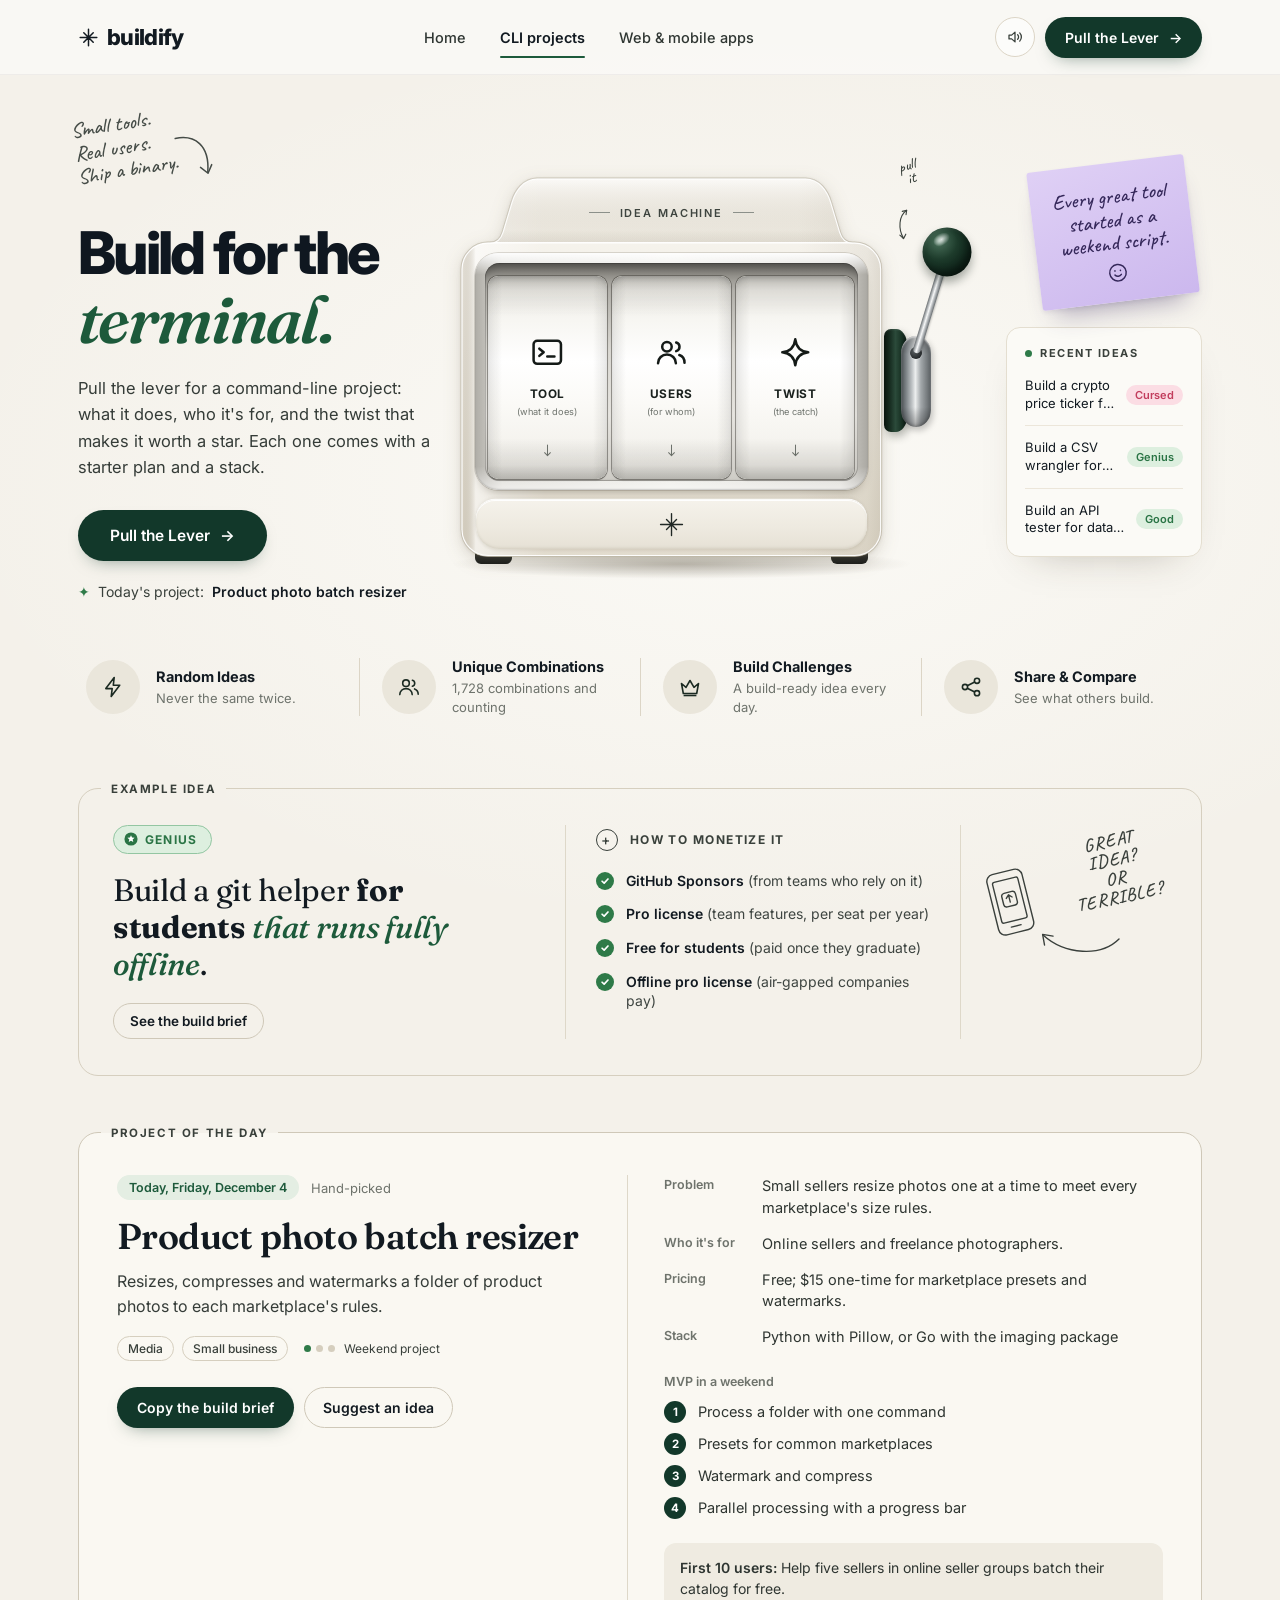
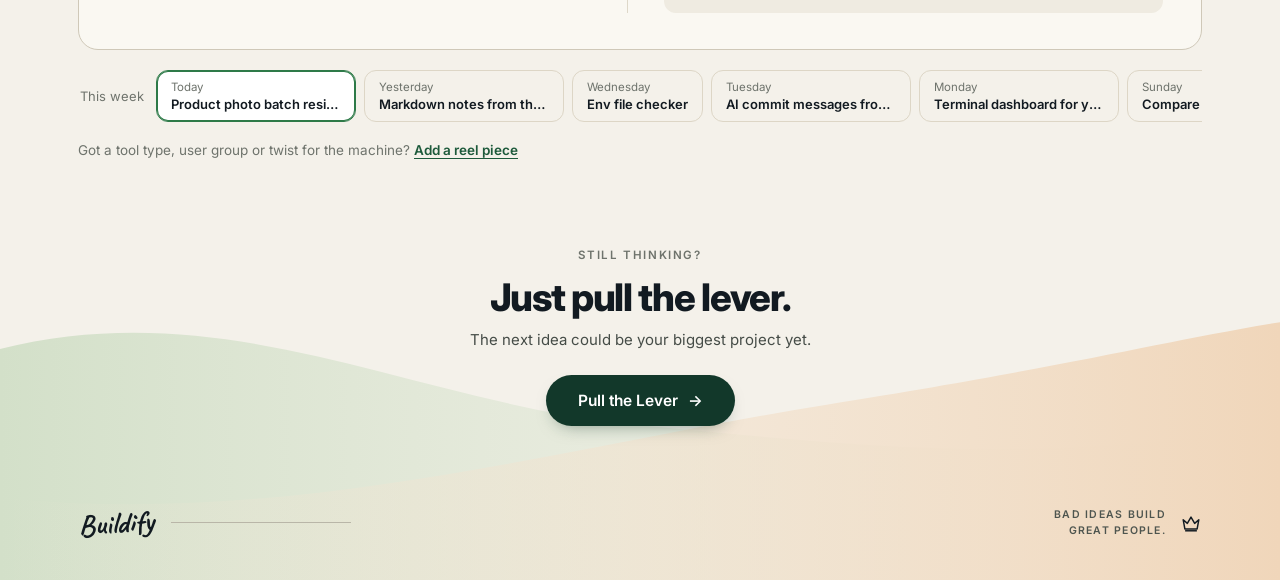
<file: cli.html>
<!DOCTYPE html>
<html lang="en">
<head>
<meta charset="UTF-8">
<meta name="viewport" content="width=device-width, initial-scale=1">
<title>Buildify — CLI project ideas</title>
<meta name="description" content="Pull the lever for a command-line project idea, with a starter plan and a stack. A new CLI project every day.">
<link rel="preconnect" href="https://fonts.googleapis.com">
<link rel="preconnect" href="https://fonts.gstatic.com" crossorigin>
<link href="https://fonts.googleapis.com/css2?family=Caveat:wght@500;600;700&family=Fraunces:ital,opsz,wght@0,9..144,400;0,9..144,600;0,9..144,700;1,9..144,500;1,9..144,600&family=Inter:wght@400;500;600;700;800&display=swap" rel="stylesheet">
<link rel="stylesheet" href="assets/site.css">
</head>
<body data-track="cli" data-src="data/cli.json">

<header class="topbar">
  <div class="wrap nav">
    <a class="logo" href="index.html">
      <svg viewBox="0 0 24 24" fill="none" stroke="currentColor" stroke-width="1.7" stroke-linecap="round"><path d="M12 2.5v19M2.5 12h19M6.6 6.6l10.8 10.8M17.4 6.6 6.6 17.4"/></svg>
      buildify
    </a>
    <nav class="nav-links" aria-label="Pages">
      <a href="index.html">Home</a>
      <a href="cli.html" class="active" aria-current="page">CLI projects</a>
      <a href="apps.html">Web &amp; mobile apps</a>
    </nav>
    <div class="nav-right">
      <button class="icon-btn" id="soundBtn" aria-label="Mute sounds" aria-pressed="false"></button>
      <button class="btn js-pull">Pull the Lever <span aria-hidden="true">→</span></button>
    </div>
  </div>
</header>

<main>
<section class="wrap hero">
  <div class="hero-copy">
    <div class="doodle">Small tools.<br>Real users.<br>Ship a binary.
      <svg class="doodle-arrow" viewBox="0 0 44 54" fill="none" stroke="currentColor" stroke-width="1.5" stroke-linecap="round" stroke-linejoin="round"><path d="M3 5c20-1 33 12 27 38"/><path d="M23.5 37.5 30 44.5l5-8"/></svg>
    </div>
    <h1 class="headline"><span class="l1">Build for the</span><span class="l2">terminal.</span></h1>
    <p class="lede">Pull the lever for a command-line project: what it does, who it's for, and the twist that makes it worth a star. Each one comes with a starter plan and a stack.</p>
    <button class="btn btn-lg js-pull">Pull the Lever <span aria-hidden="true">→</span></button>
    <a class="today-link" href="#today"><span class="spark" aria-hidden="true">✦</span><span id="heroTodayLabel">Today's idea:</span><b id="heroTodayTitle"></b></a>
  </div>

  <div class="hero-machine">
    <div class="machine-stage">
      <div class="machine" id="machine">
        <div class="m-ground"></div>
        <i class="m-foot l"></i><i class="m-foot r"></i>

        <svg class="m-shell" viewBox="0 0 420 378" aria-hidden="true">
          <defs>
            <linearGradient id="shellV" x1="0" y1="0" x2="0" y2="1">
              <stop offset="0" stop-color="#F9F7F2"/>
              <stop offset=".45" stop-color="#EFEBE2"/>
              <stop offset="1" stop-color="#E2DCCE"/>
            </linearGradient>
            <linearGradient id="shellH" x1="0" y1="0" x2="1" y2="0">
              <stop offset="0" stop-color="#6B5E45" stop-opacity=".10"/>
              <stop offset=".035" stop-color="#FFFFFF" stop-opacity=".55"/>
              <stop offset=".2" stop-color="#FFFFFF" stop-opacity="0"/>
              <stop offset=".8" stop-color="#6B5E45" stop-opacity="0"/>
              <stop offset=".965" stop-color="#6B5E45" stop-opacity=".08"/>
              <stop offset="1" stop-color="#6B5E45" stop-opacity=".16"/>
            </linearGradient>
            <linearGradient id="hoodTint" x1="0" y1="0" x2="0" y2="1">
              <stop offset="0" stop-color="#FFFFFF" stop-opacity=".45"/>
              <stop offset="1" stop-color="#8A7A58" stop-opacity=".07"/>
            </linearGradient>
            <linearGradient id="seamShade" x1="0" y1="0" x2="0" y2="1">
              <stop offset="0" stop-color="#6B5E45" stop-opacity="0"/>
              <stop offset="1" stop-color="#6B5E45" stop-opacity=".12"/>
            </linearGradient>
            <clipPath id="shellClip">
              <path d="M76 0H344C358 0 366.6 12.5 370 24L379 54Q382 64 391 64H393A27 27 0 0 1 420 91V351A27 27 0 0 1 393 378H27A27 27 0 0 1 0 351V91A27 27 0 0 1 27 64H29Q38 64 41 54L50 24C53.4 12.5 62 0 76 0Z"/>
            </clipPath>
          </defs>
          <path d="M76 0H344C358 0 366.6 12.5 370 24L379 54Q382 64 391 64H393A27 27 0 0 1 420 91V351A27 27 0 0 1 393 378H27A27 27 0 0 1 0 351V91A27 27 0 0 1 27 64H29Q38 64 41 54L50 24C53.4 12.5 62 0 76 0Z" fill="url(#shellV)"/>
          <g clip-path="url(#shellClip)">
            <rect x="0" y="0" width="420" height="378" fill="url(#shellH)"/>
            <rect x="0" y="0" width="420" height="64" fill="url(#hoodTint)"/>
            <rect x="0" y="52" width="420" height="12" fill="url(#seamShade)"/>
            <path d="M29 64.7H391" stroke="#FFFFFF" stroke-opacity=".9" stroke-width="1.4"/>
            <path d="M76 0H344C358 0 366.6 12.5 370 24L379 54Q382 64 391 64H393A27 27 0 0 1 420 91V351A27 27 0 0 1 393 378H27A27 27 0 0 1 0 351V91A27 27 0 0 1 27 64H29Q38 64 41 54L50 24C53.4 12.5 62 0 76 0Z" fill="none" stroke="#FFFFFF" stroke-opacity=".95" stroke-width="3.2"/>
          </g>
          <path d="M76 0H344C358 0 366.6 12.5 370 24L379 54Q382 64 391 64H393A27 27 0 0 1 420 91V351A27 27 0 0 1 393 378H27A27 27 0 0 1 0 351V91A27 27 0 0 1 27 64H29Q38 64 41 54L50 24C53.4 12.5 62 0 76 0Z" fill="none" stroke="#9E957F" stroke-opacity=".45" stroke-width="1"/>
        </svg>

        <div class="m-hood-label"><span>IDEA MACHINE</span></div>

        <div class="m-bezel">
          <div class="m-window">
            <div class="reel" id="reel0"><div class="strip"></div><div class="shade"></div></div>
            <div class="reel" id="reel1"><div class="strip"></div><div class="shade"></div></div>
            <div class="reel" id="reel2"><div class="strip"></div><div class="shade"></div></div>
          </div>
        </div>

        <div class="m-base">
          <svg class="m-star" viewBox="0 0 24 24" fill="none" stroke="currentColor" stroke-width="1.3" stroke-linecap="round" aria-hidden="true"><path d="M12 1.5v21M1.5 12h21M7.2 7.2l9.6 9.6M16.8 7.2l-9.6 9.6"/></svg>
          <span class="m-verdict" id="mVerdict"></span>
        </div>

        <div class="lv-hub"></div>
        <div class="lv-collar"></div>
        <div class="lv-rod" id="lvRod"></div>
        <div class="lv-ball" id="lvBall"></div>
        <div class="lv-note" aria-hidden="true">
          <span>pull<br>it</span>
          <svg viewBox="0 0 24 42" fill="none" stroke="currentColor" stroke-width="1.4" stroke-linecap="round" stroke-linejoin="round"><path d="M16 3C6 10 5 26 12 38.5"/><path d="M10.4 4.4 16 3l-.8 5.6"/><path d="M7.4 34.4 12 38.8l2.9-5.6"/></svg>
        </div>
        <div class="lv-hit" id="lvHit" role="button" tabindex="0" aria-label="Pull the lever"></div>
      </div>
    </div>
  </div>

  <aside class="hero-side">
    <div class="sticky">Every great tool<br>started as a<br>weekend script.
      <svg viewBox="0 0 24 24" fill="none" stroke="currentColor" stroke-width="1.6" stroke-linecap="round"><circle cx="12" cy="12" r="9"/><path d="M8.5 14.2c1.9 2.2 5.1 2.2 7 0"/><path d="M9 9.6v.4M15 9.6v.4"/></svg>
    </div>
    <div class="recent">
      <div class="recent-title"><i></i>RECENT IDEAS</div>
      <ul id="recentList"></ul>
    </div>
  </aside>
</section>

<section class="wrap" id="features">
  <div class="features">
    <div class="feature">
      <span class="f-ico"><svg viewBox="0 0 24 24" fill="none" stroke="currentColor" stroke-width="1.6" stroke-linejoin="round"><path d="M13.2 2.5 4.8 13.6h6.4l-1 7.9 8.5-11.3h-6.4l.9-7.7z"/></svg></span>
      <div><h3>Random Ideas</h3><p>Never the same twice.</p></div>
    </div>
    <div class="feature">
      <span class="f-ico"><svg viewBox="0 0 24 24" fill="none" stroke="currentColor" stroke-width="1.6" stroke-linecap="round"><circle cx="9" cy="8.2" r="3.3"/><path d="M2.8 19.6c0-3.5 2.8-6 6.2-6s6.2 2.5 6.2 6M15.4 5.2a3.1 3.1 0 0 1 0 6M17.6 13.9c2.2.7 3.6 2.8 3.6 5.4"/></svg></span>
      <div><h3>Unique Combinations</h3><p id="comboCount">Business × Audience × Twist</p></div>
    </div>
    <div class="feature">
      <span class="f-ico"><svg viewBox="0 0 24 24" fill="none" stroke="currentColor" stroke-width="1.6" stroke-linejoin="round"><path d="M3.5 8.5 8 12.4 12 5.5l4 6.9 4.5-3.9-1.8 10H5.3z"/><path d="M5.6 20.5h12.8"/></svg></span>
      <div><h3>Build Challenges</h3><p>A build-ready idea every day.</p></div>
    </div>
    <div class="feature">
      <span class="f-ico"><svg viewBox="0 0 24 24" fill="none" stroke="currentColor" stroke-width="1.6"><circle cx="6" cy="12" r="2.6"/><circle cx="18" cy="5.8" r="2.6"/><circle cx="18" cy="18.2" r="2.6"/><path d="M8.3 10.8l7.4-3.8M8.3 13.2l7.4 3.8"/></svg></span>
      <div><h3>Share &amp; Compare</h3><p>See what others build.</p></div>
    </div>
  </div>
</section>

<section class="wrap" id="idea">
  <div class="idea" aria-live="polite">
    <span class="idea-legend" id="ideaLegend">Example idea</span>
    <div class="idea-col">
      <span class="pill" id="ideaBadge"></span>
      <p class="idea-sentence" id="ideaSentence"></p>
      <button class="btn-ghost brief-btn" type="button" id="briefBtn">See the build brief</button>
    </div>
    <div class="idea-col">
      <div class="money-head"><span class="plus">+</span>How to monetize it</div>
      <ul class="money-list" id="moneyList"></ul>
    </div>
    <div class="idea-col idea-sketch" aria-hidden="true">
      <svg viewBox="0 0 190 130" fill="none" stroke="currentColor" stroke-width="1.4" stroke-linecap="round" stroke-linejoin="round">
        <g transform="rotate(-14 42 70)">
          <rect x="24" y="36" width="36" height="62" rx="7"/>
          <rect x="29" y="44" width="26" height="42" rx="2"/>
          <path d="M37 91.5h10"/>
          <rect x="35" y="57" width="14" height="14" rx="3"/>
          <path d="M42 67v-7M39 62.5l3-3 3 3"/>
        </g>
        <path d="M150 104c-18 18-54 16-76-4"/>
        <path d="M75.5 110 73.6 99.4l10.4 1.7"/>
      </svg>
      <span class="sketch-note">Great<br>idea?<br>or<br>terrible?</span>
    </div>
  </div>
</section>

<section class="wrap" id="today">
  <div class="today">
    <span class="idea-legend" id="tdLegend">Idea of the day</span>
    <div class="today-main" id="tdMain">
      <div class="today-meta"><span class="date-chip" id="tdDate"></span><span id="tdSource"></span></div>
      <h2 class="today-title" id="tdTitle"></h2>
      <p class="today-pitch" id="tdPitch"></p>
      <div class="today-tags" id="tdTags"></div>
      <div class="today-actions">
        <button class="btn" type="button" id="tdCopy">Copy the build brief</button>
        <a class="btn-ghost" id="suggestBtn" href="#">Suggest an idea</a>
      </div>
      <p class="status" id="tdStatus" role="status"></p>
    </div>
    <div class="today-brief" id="tdBrief">
      <dl class="facts">
        <div><dt>Problem</dt><dd id="tdProblem"></dd></div>
        <div><dt id="tdWhoLabel">Who pays</dt><dd id="tdWho"></dd></div>
        <div id="tdPricingRow"><dt>Pricing</dt><dd id="tdPricing"></dd></div>
        <div id="tdStackRow"><dt>Stack</dt><dd id="tdStack"></dd></div>
      </dl>
      <div class="mvp-head" id="tdMvpHead">MVP</div>
      <ol class="mvp" id="tdMvp"></ol>
      <p class="first"><b>First 10 users:</b> <span id="tdFirst"></span></p>
    </div>
  </div>
  <div class="archive" role="group" aria-label="Ideas from this week">
    <span class="archive-label">This week</span>
    <div class="archive-list" id="tdArchive"></div>
  </div>
  <p class="piece-note">Got a tool type, user group or twist for the machine? <a id="pieceLink" href="#">Add a reel piece</a></p>
</section>
</main>

<section class="bottom" id="about">
  <svg class="waves" viewBox="0 0 1440 320" preserveAspectRatio="none" aria-hidden="true">
    <defs>
      <linearGradient id="wGreen" x1="0" x2="1" y1="0" y2="0"><stop offset="0" stop-color="#D3E0C9"/><stop offset=".55" stop-color="#E3E9D9" stop-opacity=".6"/><stop offset="1" stop-color="#EFE9DD" stop-opacity="0"/></linearGradient>
      <linearGradient id="wPeach" x1="0" x2="1" y1="0" y2="0"><stop offset="0" stop-color="#F3E6D6" stop-opacity="0"/><stop offset=".5" stop-color="#F3E1CC" stop-opacity=".55"/><stop offset="1" stop-color="#F0D6BA"/></linearGradient>
    </defs>
    <path d="M0 96C260 40 470 150 720 170S1160 210 1440 170V320H0Z" fill="url(#wGreen)"/>
    <path d="M0 240C320 270 640 190 930 150S1300 90 1440 70V320H0Z" fill="url(#wPeach)"/>
  </svg>
  <div class="cta">
    <div class="eyebrow">STILL THINKING?</div>
    <h2>Just pull the lever.</h2>
    <p>The next idea could be your biggest project yet.</p>
    <button class="btn btn-lg js-pull">Pull the Lever <span aria-hidden="true">→</span></button>
  </div>
  <footer class="wrap foot">
    <div class="foot-left"><span class="script-logo">Buildify</span><span class="foot-line"></span></div>
    <div class="foot-tag"><span>BAD IDEAS BUILD<br>GREAT PEOPLE.</span>
      <svg viewBox="0 0 24 24" fill="none" stroke="currentColor" stroke-width="1.6" stroke-linejoin="round"><path d="M3.5 8.5 8 12.4 12 5.5l4 6.9 4.5-3.9-1.8 10H5.3z"/><path d="M5.6 20.5h12.8"/></svg>
    </div>
  </footer>
</section>

<dialog class="brief-dialog" id="briefDialog" aria-labelledby="bdTitle">
  <button class="bd-x" type="button" id="bdClose" aria-label="Close">×</button>
  <div class="bd-kicker">Build brief</div>
  <h3 class="bd-title" id="bdTitle"></h3>
  <p class="bd-meta" id="bdMeta"></p>
  <div id="bdBody"></div>
  <div class="bd-actions"><button class="btn" type="button" id="bdCopy">Copy as Markdown</button><p class="status" id="bdStatus" role="status"></p></div>
</dialog>

<script type="application/json" id="buildify-data">{"version":1,"updated":"2026-09-24T00:00:00Z","config":{"repo":""},"page":{"reels":[{"label":"Tool","sub":"(what it does)","icon":"terminal"},{"label":"Users","sub":"(for whom)","icon":"people"},{"label":"Twist","sub":"(the catch)","icon":"sparkle"}],"daily":"Project of the day","noun":"project","who":"Who it's for","example":["Git helper","Students","Fully offline"],"stack":"Go or Rust for a single fast binary, or Python with Typer if you want it done this weekend. Publish on Homebrew, npm or PyPI."},"reels":{"business":[{"text":"a git helper","short":"Git helper","tag":"devflow","w":1},{"text":"a file organizer","short":"File organizer","tag":"files","w":1},{"text":"a CSV wrangler","short":"CSV wrangler","tag":"data","w":1},{"text":"a terminal dashboard","short":"Terminal dashboard","tag":"tui","w":0},{"text":"an AI commit-message writer","short":"AI commit writer","tag":"ai","w":0},{"text":"a deploy script generator","short":"Deploy scaffolder","tag":"ops","w":0},{"text":"a Markdown notes tool","short":"Markdown notes tool","tag":"notes","w":1},{"text":"an image batch processor","short":"Image batch processor","tag":"media","w":1},{"text":"an API tester","short":"API tester","tag":"devflow","w":1},{"text":"a log explorer","short":"Log explorer","tag":"ops","w":1},{"text":"a to-do list","short":"To-do list","tag":"notes","w":-1},{"text":"a crypto price ticker","short":"Crypto price ticker","tag":"tui","w":-2}],"audience":[{"text":"for students","short":"Students","money":{"t":"Free for students","n":"paid once they graduate"},"firstUsers":"Share it in your college's coding club and hackathon Discord.","w":1},{"text":"for data scientists","short":"Data scientists","money":{"t":"Team license","n":"companies pay for the whole data team"},"firstUsers":"Post a demo notebook in data science forums and Kaggle discussions.","w":1},{"text":"for DevOps engineers","short":"DevOps engineers","money":{"t":"Enterprise support","n":"SLAs for big teams"},"firstUsers":"Share a short demo GIF on r/devops and as a Show HN post.","w":1},{"text":"for open-source maintainers","short":"OSS maintainers","money":{"t":"Sponsors","n":"maintainers promote tools that save them time"},"firstUsers":"Open genuinely helpful pull requests on a few big repos that could use it.","w":0},{"text":"for writers using Markdown","short":"Markdown writers","money":{"t":"Sync subscription","n":"notes on every device"},"firstUsers":"Post in writing and note-taking communities like r/ObsidianMD.","w":0},{"text":"for Kubernetes users","short":"Kubernetes users","money":{"t":"Paid add-ons","n":"multi-cluster views"},"firstUsers":"Share it in the Kubernetes Slack and r/kubernetes.","w":0},{"text":"for photographers","short":"Photographers","money":{"t":"Preset packs","n":"sold per style"},"firstUsers":"Show before-and-after results in photography communities.","w":0},{"text":"for sysadmins","short":"Sysadmins","money":{"t":"Support plan","n":"paid by IT departments"},"firstUsers":"Post on r/sysadmin with a real time-saving story.","w":0},{"text":"for API developers","short":"API developers","money":{"t":"Team workspaces","n":"shared request collections"},"firstUsers":"Write a dev.to post comparing it with curl scripts.","w":1},{"text":"for homelab owners","short":"Homelab owners","money":{"t":"Donations","n":"homelabbers love supporting tools"},"firstUsers":"Post your setup on r/homelab and r/selfhosted.","w":-1},{"text":"for game modders","short":"Game modders","money":{"t":"Patreon","n":"mod communities fund their tools"},"firstUsers":"Share it on the modding Discord of one popular game.","w":-1},{"text":"for Linux beginners","short":"Linux beginners","money":{"t":"Course bundle","n":"sell a short course alongside it"},"firstUsers":"Post in r/linux4noobs with a friendly getting-started guide.","w":0}],"twist":[{"text":"that runs fully offline","short":"Fully offline","tag":"offline","money":{"t":"Offline pro license","n":"air-gapped companies pay"},"w":1},{"text":"written in Rust with zero dependencies","short":"Rust, zero deps","tag":"rust","money":{"t":"Sponsors","n":"speed fans fund Rust tools"},"w":0},{"text":"with a full-screen TUI","short":"Full-screen TUI","tag":"tui","money":{"t":"Premium themes","n":"paid color schemes"},"w":0},{"text":"that explains every step with AI","short":"AI explains every step","tag":"ai","money":{"t":"Hosted AI tier","n":"no API key needed"},"w":0},{"text":"configured by a single TOML file","short":"One TOML config","tag":"config","money":{"t":"Config templates","n":"sell ready-made setups"},"w":1},{"text":"that works over SSH","short":"Works over SSH","tag":"ssh","money":{"t":"Team license","n":"for fleets of servers"},"w":1},{"text":"with undo for every action","short":"Undo everything","tag":"undo","money":{"t":"Pro history","n":"longer undo history for teams"},"w":1},{"text":"that ships as one tiny binary","short":"One tiny binary","tag":"binary","money":{"t":"Enterprise builds","n":"signed binaries for companies"},"w":1},{"text":"that plugs into git hooks","short":"Runs in git hooks","tag":"hooks","money":{"t":"Hosted CI checks","n":"paid per repo"},"w":0},{"text":"with a leaderboard of your commands","short":"Command leaderboard","tag":"leaderboard","money":{"t":"Team leaderboards","n":"companies pay for bragging rights"},"w":-1},{"text":"that speaks only in pirate","short":"Speaks in pirate","tag":"pirate","money":{"t":"Merch","n":"stickers, obviously"},"w":-2},{"text":"that only works on Tuesdays","short":"Only on Tuesdays","tag":"tuesday","money":{"t":"Weekday pass","n":"pay to unlock the other six"},"w":-2}]},"money":{"byTag":{"devflow":[{"t":"GitHub Sponsors","n":"from teams who rely on it"},{"t":"Pro license","n":"team features, per seat per year"}],"files":[{"t":"One-time license","n":"for the rules and GUI extras"},{"t":"Tip jar","n":"sponsors link in the README"}],"data":[{"t":"Pro version","n":"big-file mode and Excel export"},{"t":"Consulting","n":"paid help for data teams"}],"tui":[{"t":"Premium themes","n":"paid color schemes"},{"t":"Sponsors","n":"featured in the README"}],"ai":[{"t":"Bring your own key","n":"free; users pay their own API bill"},{"t":"Hosted tier","n":"monthly, no API key needed"}],"ops":[{"t":"Hosted dashboard","n":"managed version for teams"},{"t":"Support plan","n":"paid SLA for companies"}],"notes":[{"t":"Sync add-on","n":"encrypted sync, monthly"},{"t":"Sponsors","n":"support from power users"}],"media":[{"t":"Preset packs","n":"paid presets per style"},{"t":"Hosted API","n":"pay-per-use batch processing"}]}},"build":{"byTag":{"devflow":["One command that does the core job, with --help that reads like docs","A config file with sensible defaults","Install via Homebrew, npm or a single binary"],"files":["A dry-run mode that shows what would change","A rules file for where things go","An undo log so nothing is ever lost"],"data":["Read CSV or JSON from stdin or a file","A few focused commands: filter, join, summarize","Stream big files instead of loading them into memory"],"tui":["One screen with keyboard shortcuts","A refresh loop that stays light on CPU","Themes and a --no-color flag"],"ai":["Bring-your-own-API-key setup on first run","A preview step before anything is written","A useful fallback when there's no key"],"ops":["Read-only by default; --apply to change things","Clear colored output with a summary at the end","CI-friendly exit codes and JSON output"],"notes":["Plain Markdown files in a folder you choose","Fast fuzzy search","Git-friendly: no database, no lock-in"],"media":["Process a whole folder with one command","Presets for common sizes and formats","A progress bar and parallel workers"]}},"daily":[{"id":"stale-branch-cleaner","title":"Stale branch cleaner for git","pitch":"Finds merged and abandoned branches, lists them, and deletes the ones you tick.","problem":"Repos pile up hundreds of old branches and nobody knows which are safe to delete.","whoPays":"Developers on busy repos; teams for a shared cleanup policy.","pricing":"Free and open source; $29 per seat per year for team policies.","mvp":["List branches merged into main or untouched for 30+ days","Interactive checklist to pick what to delete","Dry run, plus undo from a saved list","Works on local and remote branches"],"firstUsers":"Post a before-and-after screenshot as a Show HN and on r/git.","difficulty":1,"tags":["Git","Dev tools"],"stack":"Go with Cobra and go-git, shipped as a single binary"},{"id":"downloads-organizer","title":"Screenshot and downloads organizer","pitch":"Sorts downloads into dated folders and renames screenshots from the text inside them.","problem":"Downloads and Desktop turn into a graveyard of 'Screenshot 2026-…' files nobody can find.","whoPays":"Anyone with a messy laptop; power users pay for custom rules.","pricing":"Free; $12 one-time for custom rules and smart renaming.","mvp":["Watch a folder and move files by type and date","Rename screenshots using text found in them","Rules file for custom sorting","Undo log"],"firstUsers":"Share a 20-second before-and-after clip on X and r/productivity.","difficulty":1,"tags":["Files","Productivity"],"stack":"Python with watchdog and Tesseract OCR"},{"id":"csv-diff","title":"Compare two CSV files row by row","pitch":"Shows exactly which rows were added, removed or changed between two exports.","problem":"Comparing spreadsheet exports by eye is slow, and plain diff is useless when row order changes.","whoPays":"Analysts and developers; data teams for large-file mode.","pricing":"Free; $49 per year for files over 1 GB.","mvp":["Match rows by a key column","Colored summary of added, removed and changed rows","HTML report or JSON output","Stream files larger than memory"],"firstUsers":"Answer Stack Overflow questions about comparing CSVs and mention it where it genuinely helps.","difficulty":2,"tags":["Data","Dev tools"],"stack":"Rust with the csv crate, or Python with Polars"},{"id":"side-project-dashboard","title":"Terminal dashboard for your side projects","pitch":"One screen with each project's uptime, open issues, latest deploy and stars.","problem":"Makers juggle five browser tabs just to check their side projects are alive.","whoPays":"Indie hackers running several small projects.","pricing":"Free; $4 per month for alerts and more than three projects.","mvp":["Config file listing projects and their URLs","Uptime ping and GitHub stats","Keyboard navigation between panels","Refresh every minute with low CPU"],"firstUsers":"Share a screenshot in indie hacker communities; good-looking dashboards travel.","difficulty":2,"tags":["TUI","Indie hackers"],"stack":"Go with Bubble Tea, or Python with Textual"},{"id":"ai-commit-messages","title":"AI commit messages from your staged diff","pitch":"Reads your staged changes and suggests a clear commit message you edit before committing.","problem":"Commit histories fill up with 'fix' and 'wip', which makes reviews and debugging harder.","whoPays":"Developers; teams pay for shared message conventions.","pricing":"Free with your own API key; $5 per month hosted.","mvp":["Read the staged diff","Suggest a message in your team's style","Edit before committing","One-command git hook install"],"firstUsers":"Launch as a Show HN with a demo GIF and a clear note on what gets sent to the API.","difficulty":1,"tags":["AI","Git"],"stack":"Node.js or Go, calling an LLM API with the user's key"},{"id":"env-checker","title":"Env file checker","pitch":"Compares .env with .env.example and the code, and flags missing or unused variables before deploy.","problem":"Deploys break because someone forgot to add a new environment variable.","whoPays":"Developers; teams via a CI plan.","pricing":"Free; $10 per month for the CI check with Slack alerts.","mvp":["Parse .env, .env.example and references in code","Report missing, extra and empty variables","CI-friendly exit codes","Never print secret values"],"firstUsers":"Add it to three open-source projects' CI through pull requests.","difficulty":1,"tags":["DevOps","Dev tools"],"stack":"Node.js, published on npm"},{"id":"terminal-notes","title":"Markdown notes from the terminal","pitch":"Create, search and link Markdown notes without leaving the terminal.","problem":"Developers want quick notes but not another heavy app or a database.","whoPays":"Developers and writers; sync is the paid add-on.","pricing":"Free; $3 per month for encrypted sync.","mvp":["New note from a template in one command","Fuzzy search across notes","Backlinks between notes","Plain files in a folder you pick"],"firstUsers":"Share an asciinema recording in r/commandline and note-taking communities.","difficulty":1,"tags":["Notes","Productivity"],"stack":"Rust or Go with a ripgrep-style search"},{"id":"product-photo-batch","title":"Product photo batch resizer","pitch":"Resizes, compresses and watermarks a folder of product photos to each marketplace's rules.","problem":"Small sellers resize photos one at a time to meet every marketplace's size rules.","whoPays":"Online sellers and freelance photographers.","pricing":"Free; $15 one-time for marketplace presets and watermarks.","mvp":["Process a folder with one command","Presets for common marketplaces","Watermark and compress","Parallel processing with a progress bar"],"firstUsers":"Help five sellers in online seller groups batch their catalog for free.","difficulty":1,"tags":["Media","Small business"],"stack":"Python with Pillow, or Go with the imaging package"},{"id":"http-files","title":"API requests as plain files in your repo","pitch":"Keep API requests as readable files next to your code and run them from the terminal.","problem":"API collections live in heavy desktop apps that don't fit into git or code review.","whoPays":"Backend developers; teams for shared environments.","pricing":"Free; $6 per seat per month for team environments.","mvp":["Request files with variables","Run one request or all of them","Pretty responses with timing","Environments for dev and production"],"firstUsers":"Write a post on keeping API collections in git and share it on dev.to.","difficulty":2,"tags":["APIs","Dev tools"],"stack":"Go or Rust with a simple .http file format"},{"id":"log-explorer","title":"Log explorer with instant filters","pitch":"Tail and filter JSON logs from files or kubectl in a fast, searchable view.","problem":"Reading JSON logs in a raw terminal is painful, and grep only gets you halfway.","whoPays":"Backend and DevOps engineers.","pricing":"Free; $8 per month for saved queries and team sharing.","mvp":["Read from files, stdin or kubectl logs","Filter by level, field and text","Pretty-print JSON lines","Follow mode"],"firstUsers":"Post a demo in r/devops and the Kubernetes Slack.","difficulty":2,"tags":["DevOps","TUI"],"stack":"Go with Bubble Tea"},{"id":"assignment-checker","title":"Assignment submission checker","pitch":"Checks your project folder against the assignment rules before you submit: files, names, tests and size.","problem":"Students lose marks for wrong file names, missing files or code that won't build on the grader's machine.","whoPays":"Free for students; teaching assistants pay for rule packs.","pricing":"Free for students; $19 per course for TA rule packs.","mvp":["Rules file from the TA: required files, names, size","Run the tests locally","Clear pass or fail report","Zip the folder the right way"],"firstUsers":"Ask one TA in your department to write a rules file for the next assignment.","difficulty":1,"tags":["Students","Education"],"stack":"Python, installable with pipx"},{"id":"dependency-summaries","title":"Dependency update summarizer","pitch":"Lists outdated packages with a plain-English summary of what changed and what might break.","problem":"Developers put off updates because reading every changelog takes too long.","whoPays":"Developers and small teams.","pricing":"Free for public repos; $9 per month for private ones.","mvp":["Detect outdated npm and pip packages","Fetch and summarize changelogs","Flag breaking changes","Markdown report ready for a pull request"],"firstUsers":"Run it on 20 popular open-source repos and share the most useful summaries.","difficulty":2,"tags":["Dev tools","AI"],"stack":"TypeScript, with an LLM API for the summaries"}]}</script>
<script src="assets/app.js"></script>
</body>
</html>
</file>
<file: assets/site.css>
:root{
  --bg:#F4F1EA;
  --ink:#121A21;
  --ink-2:#39403B;
  --muted:#6E736C;
  --line:#DCD5C6;
  --green:#12382A;
  --green-hover:#0B2A1F;
  --green-2:#1D5A3B;
  --green-3:#2E7A48;
  --ease-out:cubic-bezier(.16,1,.3,1);
}
*{box-sizing:border-box}
html{scroll-behavior:smooth}
body{
  margin:0;
  font-family:'Inter',system-ui,-apple-system,'Segoe UI',sans-serif;
  color:var(--ink);
  background:radial-gradient(1100px 620px at 58% 22%, #FBFAF6 0%, rgba(251,250,246,0) 72%), var(--bg);
  -webkit-font-smoothing:antialiased;
  overflow-x:hidden;
}
a{color:inherit;text-decoration:none}
button{font-family:inherit}
.wrap{max-width:1180px;margin:0 auto;padding:0 28px}
@media (max-width:600px){.wrap{padding:0 18px}}

/* ---------- Nav ---------- */
.topbar{background:rgba(255,255,255,.5);border-bottom:1px solid rgba(40,35,20,.05)}
.nav{display:flex;flex-wrap:wrap;align-items:center;justify-content:space-between;gap:6px 18px;min-height:74px;padding-top:12px;padding-bottom:4px}
.logo{display:flex;align-items:center;gap:8px;font-weight:800;font-size:22px;letter-spacing:-.03em}
.logo svg{width:21px;height:21px}
.nav-links{display:flex;order:3;width:100%;gap:22px;overflow-x:auto;padding:4px 0 12px;font-size:14px;font-weight:500;color:#2F3632;white-space:nowrap;scrollbar-width:none}
.nav-links::-webkit-scrollbar{display:none}
.nav-links a{position:relative;padding:4px 0;transition:color .2s}
.nav-links a:hover{color:var(--ink)}
.nav-links a.active{color:var(--ink);font-weight:600}
.nav-links a.active::after{content:"";position:absolute;left:0;right:0;bottom:-8px;height:2px;border-radius:2px;background:var(--green-2)}
@media (min-width:880px){.nav{flex-wrap:nowrap;height:74px;padding-top:0;padding-bottom:0}.nav-links{order:0;width:auto;gap:34px;padding:0;font-size:14.5px;overflow:visible}}
.nav-right{display:flex;align-items:center;gap:10px}
.icon-btn{width:40px;height:40px;border-radius:50%;border:1px solid var(--line);background:rgba(255,255,255,.6);color:var(--ink-2);display:grid;place-items:center;cursor:pointer;transition:transform .15s ease,background .2s}
.icon-btn:hover{background:#fff}
.icon-btn:active{transform:scale(.94)}
.icon-btn svg{width:18px;height:18px}
.btn{display:inline-flex;align-items:center;gap:10px;border:0;cursor:pointer;background:var(--green);color:#fff;font-weight:600;font-size:14px;padding:12px 20px;border-radius:999px;box-shadow:0 8px 18px -10px rgba(18,56,42,.55);transition:transform .18s cubic-bezier(.34,1.5,.64,1),background .2s ease}
.btn:hover{background:var(--green-hover)}
.btn:active{transform:scale(.96)}
.btn-lg{font-size:15.5px;padding:16px 32px}

/* ---------- Hero ---------- */
.hero{display:grid;grid-template-columns:minmax(0,1fr);gap:28px;align-items:center;padding-top:44px;padding-bottom:52px}
@media (min-width:780px){.hero{grid-template-columns:minmax(0,.9fr) minmax(0,1.1fr)}.hero-side{grid-column:1 / -1}}
@media (min-width:1120px){.hero{grid-template-columns:minmax(0,.8fr) minmax(0,1.16fr) 196px;gap:24px}.hero-side{grid-column:auto}}
.doodle{position:relative;display:inline-block;font-family:'Caveat',cursive;font-weight:500;font-size:21px;line-height:1.12;color:#454C47;transform:rotate(-9deg);transform-origin:0 100%;margin:0 0 34px 2px}
.doodle-arrow{position:absolute;left:calc(100% - 2px);top:30px;width:44px;height:54px}
.headline{margin:0 0 22px;line-height:1}
.headline .l1{display:block;font-weight:800;font-size:clamp(34px,16.4cqw,62px);white-space:nowrap;letter-spacing:-.045em;color:#0F1720}
.headline .l2{display:block;margin-top:.06em;font-family:'Fraunces',Georgia,serif;font-style:italic;font-weight:600;font-size:clamp(38px,18.5cqw,70px);letter-spacing:-.025em;color:var(--green-2)}
.headline.tight .l2{font-size:clamp(34px,15cqw,58px)}
.lede{margin:0 0 30px;max-width:410px;font-size:16.5px;line-height:1.6;color:#353C38}
.hero-machine{min-width:0}
.hero-copy{container-type:inline-size;min-width:0}

/* ---------- The machine (all sizes in em; 1em scales with the column) ---------- */
.machine-stage{container-type:inline-size;width:100%;max-width:560px;margin:0 auto;padding-top:38px}
.machine{
  position:relative;width:52em;height:40em;
  font-size:9.6px;font-size:calc(100cqw / 52);
  -webkit-user-select:none;user-select:none;-webkit-tap-highlight-color:transparent;
  --face-h:20.3em;
}
.machine > *{position:absolute}
.m-ground{left:-1em;width:46em;top:37em;height:3em;border-radius:50%;background:radial-gradient(closest-side,rgba(55,45,25,.30),rgba(55,45,25,0))}
.m-foot{top:37.1em;width:3.7em;height:1.45em;border-radius:.35em .35em .6em .6em;background:linear-gradient(180deg,#4b4e4a 0%,#2a2c2a 55%,#1b1d1b 100%);z-index:0}
.m-foot.l{left:1.4em}
.m-foot.r{left:36.9em}
.m-shell{left:0;top:0;width:42em;height:37.8em;overflow:visible;z-index:1;filter:drop-shadow(0 .5em .9em rgba(80,66,40,.16)) drop-shadow(0 .1em .15em rgba(80,66,40,.12))}
.m-hood-label{left:9em;width:24em;top:2.75em;height:1.4em;display:flex;align-items:center;justify-content:center;gap:1em;color:#4F5550;z-index:2}
.m-hood-label::before,.m-hood-label::after{content:"";width:2.1em;height:.1em;min-height:1px;background:#8C908A}
.m-hood-label span{font-size:max(1.1em,7.5px);font-weight:600;letter-spacing:.17em;color:#3E443F;white-space:nowrap}

.m-bezel{
  left:1.4em;top:7.5em;width:39.2em;height:23.7em;padding:.95em;border-radius:2.3em;z-index:2;
  background:
    linear-gradient(180deg,rgba(255,255,255,.95) 0%,rgba(255,255,255,0) 9%,rgba(255,255,255,0) 90%,rgba(255,255,255,.55) 100%),
    linear-gradient(90deg,#AFADA7 0%,#DCDAD4 7%,#ECEBE6 50%,#D9D7D1 93%,#AAA8A2 100%);
  box-shadow:0 0 0 .08em rgba(96,90,76,.28),0 .7em 1em -.55em rgba(60,52,36,.35),inset 0 -.1em .15em rgba(0,0,0,.18);
}
.m-window{
  position:relative;width:100%;height:100%;border-radius:1.45em;padding:1.3em .38em .2em;
  display:grid;grid-template-columns:repeat(3,minmax(0,1fr));gap:.5em;
  background:linear-gradient(180deg,#77756F 0%,#B2B0AA 12%,#DAD8D2 40%,#E6E4DF 70%,#CECCC6 100%);
  box-shadow:inset 0 1.1em 1.1em -.7em rgba(0,0,0,.42),inset 0 0 0 .08em rgba(0,0,0,.22),inset 0 -.1em .2em rgba(0,0,0,.12);
}
.reel{position:relative;overflow:hidden;border-radius:1em;background:linear-gradient(180deg,#ECEAE4 0%,#F7F6F2 22%,#FFFFFF 42%,#FBFAF7 62%,#EFEDE7 100%);isolation:isolate;box-shadow:0 0 0 .08em rgba(44,42,36,.5),0 .12em .2em rgba(0,0,0,.18)}
.strip{position:absolute;left:0;right:0;top:0;will-change:transform}
.shade{
  position:absolute;inset:0;z-index:2;pointer-events:none;border-radius:inherit;
  background:
    linear-gradient(180deg,rgba(34,34,30,.26) 0%,rgba(34,34,30,.09) 7%,rgba(34,34,30,0) 20%,rgba(34,34,30,0) 80%,rgba(34,34,30,.10) 93%,rgba(34,34,30,.28) 100%),
    linear-gradient(90deg,rgba(34,34,30,.10) 0%,rgba(34,34,30,0) 12%,rgba(34,34,30,0) 88%,rgba(34,34,30,.10) 100%);
  box-shadow:inset 0 .5em .6em -.4em rgba(0,0,0,.25);
}
.reel.landed .shade{animation:reelFlash .5s ease-out}
@keyframes reelFlash{from{background-color:rgba(255,255,255,.5)}to{background-color:rgba(255,255,255,0)}}

.face{height:var(--face-h);display:flex;flex-direction:column;align-items:center;text-align:center;color:#1A211E}
.face-rest{padding-top:5.9em}
.face-rest .ic{width:3.45em;height:3.45em;flex:0 0 auto;color:#141A17;stroke-width:1.75}
.f-label{margin-top:1.45em;font-size:max(1.18em,8.5px);font-weight:700;letter-spacing:.05em;line-height:1.2;text-transform:uppercase}
.f-sub{margin-top:.6em;font-size:max(.92em,7.5px);color:#6F746E;line-height:1.2}
.f-arrow{margin-top:2.6em;width:.9em;height:1.3em;color:#6F746E;flex:0 0 auto}
.face-val{padding:4.4em .75em 4.4em}
.fv-head{display:flex;flex-direction:column;align-items:center;gap:.5em;color:#6F746E}
.fv-head .ic{width:2em;height:2em;color:#27302C}
.fv-head span{font-size:max(.86em,7px);font-weight:700;letter-spacing:.14em;text-transform:uppercase}
.fv-text{flex:1;min-height:0;width:100%;display:grid;place-items:center;overflow:hidden;margin-top:.5em;font-family:'Fraunces',Georgia,serif;font-weight:600;font-size:max(1.5em,10.5px);line-height:1.12;letter-spacing:-.01em;color:#153A29;text-wrap:balance}

.m-base{
  left:1.45em;width:39.1em;top:32.1em;height:4.9em;border-radius:1.9em 1.9em 2.3em 2.3em;z-index:2;
  display:flex;align-items:center;justify-content:center;
  background:linear-gradient(180deg,#F5F2EB 0%,#EEEAE0 55%,#E6E1D5 100%);
  box-shadow:0 -.12em 0 rgba(255,255,255,.9),0 -.22em .35em -.12em rgba(90,78,55,.18),inset 0 .1em 0 rgba(255,255,255,.95),inset 0 -.12em .25em rgba(100,88,64,.12),0 .14em .3em rgba(80,66,40,.10);
}
.m-star{width:2.5em;height:2.5em;color:#1F2724;flex:0 0 auto}
.m-verdict{display:inline-flex;align-items:center;overflow:hidden;white-space:nowrap;max-width:0;opacity:0;margin-left:0;padding:0;height:2.1em;border-radius:99em;font-size:max(1em,8px);font-weight:700;letter-spacing:.1em;text-transform:uppercase;transition:max-width .5s var(--ease-out),opacity .3s ease,margin .5s var(--ease-out),padding .5s var(--ease-out)}
.m-verdict.show{max-width:16em;opacity:1;margin-left:1.1em;padding:0 1em}

.lv-hub{left:42.2em;top:15.1em;width:2.35em;height:10.3em;z-index:3;border-radius:.7em 1.1em 1.1em .7em / .7em 1.5em 1.5em .7em;background:linear-gradient(90deg,#08130D 0%,#14281D 22%,#2B4A3A 50%,#193325 76%,#0A1711 100%);box-shadow:.25em .45em .8em rgba(20,26,18,.3),inset 0 .12em .12em rgba(255,255,255,.08)}
.lv-collar{left:43.95em;top:15.8em;width:2.95em;height:9.1em;z-index:4;border-radius:1.475em / 1.7em;background:linear-gradient(180deg,rgba(0,0,0,.28) 0%,rgba(0,0,0,0) 20%,rgba(0,0,0,0) 78%,rgba(0,0,0,.32) 100%),linear-gradient(90deg,#4A4F52 0%,#80868A 18%,#C4C8CA 38%,#ECEEEE 48%,#A3A8AB 66%,#5A5F62 100%);box-shadow:.2em .35em .6em rgba(0,0,0,.22),inset 0 .15em .15em rgba(255,255,255,.6),inset 0 -.2em .25em rgba(0,0,0,.18)}
.lv-collar::after{content:"";position:absolute;left:50%;top:1.1em;width:1.2em;height:1.2em;margin-left:-.6em;border-radius:50%;background:radial-gradient(circle at 40% 35%,#5d6265,#25292b 70%);box-shadow:0 .05em 0 rgba(255,255,255,.6)}
.lv-rod{left:45.03em;width:.8em;z-index:5;transform-origin:50% 100%;border-radius:.4em;background:linear-gradient(90deg,#6B7073 0%,#C9CCCE 30%,#F6F7F7 46%,#B2B6B9 70%,#676C6F 100%);box-shadow:.1em .05em .2em rgba(0,0,0,.2)}
.lv-ball{width:4.9em;height:4.9em;z-index:6;border-radius:50%;background:radial-gradient(circle at 34% 28%,#7E9F8C 0%,#3C604C 12%,#1D3B2B 38%,#0F241A 66%,#06110B 100%);box-shadow:0 .6em 1em rgba(14,26,18,.35),inset -.35em -.45em .7em rgba(0,0,0,.35),inset .15em .2em .3em rgba(255,255,255,.06)}
.lv-ball::after{content:"";position:absolute;left:20%;top:13%;width:36%;height:24%;border-radius:50%;background:radial-gradient(closest-side,rgba(255,255,255,.78),rgba(255,255,255,0));transform:rotate(-30deg)}
.lv-note{left:42.7em;top:-1.9em;width:5em;height:10em;z-index:6;pointer-events:none;color:#3C433E}
.lv-note span{position:absolute;left:.7em;top:0;font-family:'Caveat',cursive;font-weight:500;font-size:max(1.55em,12px);line-height:.82;text-align:center;transform:rotate(-18deg)}
.lv-note svg{position:absolute;left:.55em;top:4.7em;width:1.9em;height:3.7em}
.lv-hit{left:42.2em;top:1em;width:9.6em;height:30em;z-index:8;cursor:grab;touch-action:none;border-radius:2.5em;outline:none}
.lv-hit:active{cursor:grabbing}
.lv-hit:focus-visible{box-shadow:0 0 0 2px var(--bg),0 0 0 4px var(--green-3)}
.confetti{width:.75em;height:.45em;border-radius:.1em;z-index:9;pointer-events:none}

/* ---------- Side panel ---------- */
.hero-side{display:flex;flex-direction:column;gap:22px;min-width:0}
.sticky{display:none;position:relative;width:158px;margin:0 10px 0 auto;padding:22px 18px 18px;background:linear-gradient(160deg,#DFD0F5,#CCB8EE);color:#35285A;font-family:'Caveat',cursive;font-weight:500;font-size:21px;line-height:1.12;text-align:center;transform:rotate(-7deg);border-radius:3px;box-shadow:0 18px 26px -14px rgba(62,47,99,.45),0 2px 4px rgba(62,47,99,.08)}
.sticky svg{display:block;margin:6px auto 0;width:22px;height:22px}
@media (min-width:780px){.sticky{display:block}.hero-side{flex-direction:row;justify-content:center;align-items:flex-start;gap:30px}.hero-side .recent{width:min(100%,320px)}}
@media (min-width:1120px){.hero-side{flex-direction:column;align-items:stretch;gap:26px}.hero-side .recent{width:auto}}
.recent{background:#FBFAF6;border:1px solid #E4DED0;border-radius:14px;padding:18px 18px 6px;box-shadow:0 18px 40px -26px rgba(60,50,30,.35)}
.recent-title{display:flex;align-items:center;gap:8px;font-size:11px;font-weight:700;letter-spacing:.14em;color:var(--ink-2);margin-bottom:4px}
.recent-title i{width:7px;height:7px;border-radius:50%;background:var(--green-3)}
.recent ul{list-style:none;margin:0;padding:0}
.recent li{display:flex;align-items:center;justify-content:space-between;gap:10px;padding:13px 0;border-top:1px solid #ECE6DA}
.recent li:first-child{border-top:0}
.r-text{font-size:13px;line-height:1.35;color:var(--ink);display:-webkit-box;-webkit-line-clamp:2;-webkit-box-orient:vertical;overflow:hidden}
.badge{flex:0 0 auto;font-size:11px;font-weight:600;padding:3px 9px;border-radius:99px}
.t-good,.t-genius{background:#DDEFDF;color:#2A7445}
.t-mid{background:#F4E8C4;color:#86661A}
.t-bad{background:#EAE7E0;color:#66665F}
.t-cursed{background:#FBDDE4;color:#C23D5D}

/* ---------- Features ---------- */
.features{display:grid;grid-template-columns:repeat(2,minmax(0,1fr));row-gap:26px;padding:6px 0 50px}
.feature{display:flex;align-items:center;gap:16px;padding:0 20px 0 0}
.f-ico{width:54px;height:54px;border-radius:50%;background:#EAE6DB;display:grid;place-items:center;flex:0 0 auto;color:#1B2A22}
.f-ico svg{width:24px;height:24px}
.feature h3{margin:0 0 4px;font-size:14.5px;font-weight:700}
.feature p{margin:0;font-size:13px;color:var(--muted);line-height:1.4}
@media (min-width:900px){.features{grid-template-columns:repeat(4,minmax(0,1fr))}.feature{padding:0 22px}.feature:first-child{padding-left:8px}.feature:not(:first-child){border-left:1px solid var(--line)}}

/* ---------- Idea card ---------- */
.idea{position:relative;border:1px solid #D6CFBF;border-radius:20px;padding:34px 30px 30px;margin:22px 0 70px;display:grid;grid-template-columns:minmax(0,1fr);gap:28px}
@media (min-width:900px){.idea{grid-template-columns:minmax(0,1.2fr) minmax(0,1.05fr) minmax(0,.55fr);gap:0;padding:36px 34px}.idea-col{padding:0 30px}.idea-col:first-of-type{padding-left:0}.idea-col + .idea-col{border-left:1px solid #DED8C9}.idea-col:last-child{padding-right:0}}
.idea-legend{position:absolute;top:-9px;left:22px;background:var(--bg);padding:0 10px;font-size:11.5px;font-weight:700;letter-spacing:.14em;color:var(--ink-2);text-transform:uppercase;line-height:18px}
.pill{display:inline-flex;align-items:center;gap:7px;padding:6px 14px 6px 10px;border-radius:99px;font-size:12px;font-weight:700;letter-spacing:.1em;text-transform:uppercase;border:1.5px solid transparent}
.pill svg{width:14px;height:14px}
.pill.t-good,.pill.t-genius{border-color:#93C6A2}
.pill.t-mid{border-color:#E0C77E}
.pill.t-bad{border-color:#CFCAC0}
.pill.t-cursed{border-color:#EDA6B6}
.idea-sentence{margin:18px 0 0;font-family:'Fraunces',Georgia,serif;font-size:clamp(24px,2.6vw,31px);line-height:1.2;font-weight:400;letter-spacing:-.01em}
.idea-sentence b{font-weight:700}
.idea-sentence em{font-style:italic;color:var(--green-2);font-weight:500}
.money-head{display:flex;align-items:center;gap:12px;font-size:12px;font-weight:700;letter-spacing:.12em;color:var(--ink-2);margin:4px 0 20px;text-transform:uppercase}
.money-head .plus{width:22px;height:22px;border-radius:50%;border:1.5px solid var(--ink-2);display:grid;place-items:center;font-size:14px;line-height:1;font-weight:500}
.money-list{list-style:none;margin:0;padding:0;display:flex;flex-direction:column;gap:14px}
.money-list li{display:flex;gap:12px;align-items:flex-start;font-size:14px;color:#3E4541;line-height:1.4}
.money-list b{color:var(--ink);font-weight:600}
.chk{width:18px;height:18px;border-radius:50%;background:var(--green-3);color:#fff;display:grid;place-items:center;flex:0 0 auto;margin-top:1px}
.chk svg{width:10px;height:10px}
.idea-sketch{display:none;position:relative;min-height:150px;color:#3A403C}
.idea-sketch svg{position:absolute;left:0;top:10px;width:100%;height:130px}
.sketch-note{position:absolute;right:4%;top:6px;font-family:'Caveat',cursive;font-weight:600;font-size:18px;line-height:1.05;letter-spacing:.06em;text-transform:uppercase;text-align:center;transform:rotate(-12deg)}
@media (min-width:900px){.idea-sketch{display:block}}

/* ---------- CTA + footer ---------- */
.bottom{position:relative;overflow:hidden;padding-top:10px}
.waves{position:absolute;left:0;bottom:0;width:100%;height:330px;z-index:0;pointer-events:none}
.cta{position:relative;z-index:1;text-align:center;padding:10px 20px 44px}
.cta .eyebrow{font-size:11.5px;letter-spacing:.14em;font-weight:600;color:var(--muted);margin-bottom:12px}
.cta h2{margin:0 0 10px;font-weight:800;font-size:clamp(28px,3.2vw,38px);letter-spacing:-.035em}
.cta p{margin:0 0 26px;color:#454C47;font-size:15px}
.foot{position:relative;z-index:1;display:flex;align-items:center;justify-content:space-between;gap:20px;padding-top:34px;padding-bottom:38px}
.foot-left{display:flex;align-items:center;gap:18px;flex:1}
.script-logo{font-family:'Caveat',cursive;font-weight:700;font-size:30px;transform:rotate(-4deg)}
.foot-line{height:1px;background:#B9B6A8;flex:0 1 180px}
.foot-tag{display:flex;align-items:center;gap:14px;font-size:10.5px;letter-spacing:.12em;font-weight:600;color:#4E554F;text-align:right;line-height:1.5}
.foot-tag svg{width:22px;height:22px;color:var(--ink)}


/* ---------- Data-driven additions ---------- */
.today-link{display:flex;align-items:center;gap:8px;margin-top:22px;max-width:430px;font-size:14px;color:var(--ink-2)}
.today-link .spark{color:var(--green-3);flex:0 0 auto}
.today-link span{flex:0 0 auto}
.today-link b{font-weight:600;color:var(--ink);overflow:hidden;text-overflow:ellipsis;white-space:nowrap;min-width:0}
.today-link:hover b{text-decoration:underline;text-underline-offset:3px}
.fv-new{font-style:normal;font-size:max(.7em,6.5px);font-weight:700;letter-spacing:.1em;color:#fff;background:var(--green-3);padding:.2em .6em;border-radius:99em}
.btn-ghost{display:inline-flex;align-items:center;gap:8px;border:1px solid #CFC8B8;background:transparent;color:var(--ink);font-weight:600;font-size:14px;padding:11px 18px;border-radius:999px;cursor:pointer;transition:background .2s,border-color .2s,transform .18s cubic-bezier(.34,1.5,.64,1)}
.btn-ghost:hover{background:#fff;border-color:#B9B1A0}
.btn-ghost:active{transform:scale(.97)}
.brief-btn{margin-top:20px;padding:9px 16px;font-size:13.5px}
.status{margin:12px 0 0;font-size:13px;color:var(--green-2);min-height:1.2em}
.idea{margin-bottom:56px}

.today{position:relative;border:1px solid #CFC8B8;border-radius:20px;background:#FAF8F2;padding:40px 30px 30px;display:grid;grid-template-columns:minmax(0,1fr);gap:30px}
.today .idea-legend{background:linear-gradient(180deg,var(--bg) 50%,#FAF8F2 50%)}
@media (min-width:900px){.today{grid-template-columns:minmax(0,1fr) minmax(0,1.05fr);gap:0;padding:42px 38px 36px}.today-main{padding-right:36px}.today-brief{padding-left:36px;border-left:1px solid #DED8C9}}
.today-meta{display:flex;flex-wrap:wrap;align-items:center;gap:8px 12px;font-size:13px;color:var(--muted)}
.date-chip{display:inline-flex;align-items:center;padding:5px 12px;border-radius:99px;background:#E4EEE3;color:var(--green-2);font-weight:600;font-size:12.5px}
.today-title{margin:16px 0 12px;font-family:'Fraunces',Georgia,serif;font-weight:600;font-size:clamp(26px,3vw,36px);line-height:1.12;letter-spacing:-.015em}
.today-pitch{margin:0 0 18px;font-size:16px;line-height:1.55;color:#353C38;max-width:48ch}
.today-tags{display:flex;flex-wrap:wrap;gap:8px;margin-bottom:26px}
.tag{font-size:12px;font-weight:500;padding:4px 10px;border-radius:99px;border:1px solid #D6CFBF;color:var(--ink-2)}
.diff{display:inline-flex;align-items:center;gap:5px;font-size:12px;color:var(--ink-2);padding:4px 4px 4px 8px}
.diff i{width:7px;height:7px;border-radius:50%;background:#D5CEBE}
.diff i.on{background:var(--green-3)}
.diff span{margin-left:4px}
.today-actions{display:flex;flex-wrap:wrap;gap:10px;align-items:center}
.facts{margin:0;display:grid;gap:14px}
.facts > div{display:grid;grid-template-columns:86px minmax(0,1fr);gap:12px}
.facts dt{font-size:12.5px;font-weight:600;color:var(--muted);padding-top:2px}
.facts dd{margin:0;font-size:14.5px;line-height:1.5;color:#2E3531}
.mvp-head{margin:26px 0 12px;font-size:12.5px;font-weight:600;color:var(--muted)}
.mvp{list-style:none;margin:0;padding:0;display:grid;gap:10px;counter-reset:mvp}
.mvp li{counter-increment:mvp;display:flex;gap:12px;align-items:flex-start;font-size:14.5px;line-height:1.45;color:#2E3531}
.mvp li::before{content:counter(mvp);flex:0 0 auto;width:22px;height:22px;border-radius:50%;background:var(--green);color:#fff;font-size:11.5px;font-weight:700;display:grid;place-items:center}
.first{margin:24px 0 0;padding:14px 16px;border-radius:12px;background:#EFEBE1;font-size:14px;line-height:1.5;color:#2E3531}
.first b{font-weight:600}
.archive{display:flex;align-items:center;gap:12px;margin-top:18px;overflow-x:auto;padding:2px 2px 6px;scrollbar-width:thin}
.archive-label{flex:0 0 auto;font-size:13px;color:var(--muted)}
.archive-list{display:flex;gap:8px}
.arch{flex:0 0 auto;display:flex;flex-direction:column;align-items:flex-start;gap:2px;padding:9px 14px;border-radius:12px;border:1px solid #DDD6C6;background:transparent;text-align:left;cursor:pointer;font:inherit;color:inherit;transition:background .2s,border-color .2s}
.arch:hover{background:#FBFAF6}
.arch[aria-pressed="true"]{background:#fff;border-color:var(--green-3);box-shadow:0 0 0 1px var(--green-3) inset}
.arch span{font-size:11.5px;color:var(--muted)}
.arch b{font-size:13px;font-weight:600;white-space:nowrap;overflow:hidden;text-overflow:ellipsis;max-width:170px}
.piece-note{margin:14px 0 70px;font-size:13.5px;color:var(--muted)}
.piece-note a{color:var(--green-2);font-weight:600;text-decoration:underline;text-underline-offset:3px}
.today-swap{animation:swapIn .35s var(--ease-out)}
@keyframes swapIn{from{opacity:.2;transform:translateY(6px)}to{opacity:1;transform:none}}

.brief-dialog{width:min(560px,calc(100vw - 32px));max-height:min(86vh,780px);border:0;border-radius:20px;padding:30px 28px 24px;background:#FBFAF6;color:var(--ink);box-shadow:0 40px 80px -30px rgba(40,30,10,.5)}
.brief-dialog::backdrop{background:rgba(30,28,20,.38);-webkit-backdrop-filter:blur(3px);backdrop-filter:blur(3px)}
.brief-dialog[open]{animation:dlgIn .28s var(--ease-out)}
@keyframes dlgIn{from{opacity:0;transform:translateY(10px) scale(.98)}to{opacity:1;transform:none}}
.bd-x{position:absolute;right:14px;top:12px;width:36px;height:36px;border-radius:50%;border:0;background:transparent;font-size:22px;line-height:1;cursor:pointer;color:var(--ink-2)}
.bd-x:hover{background:#EFEBE1}
.bd-kicker{font-size:12.5px;font-weight:600;color:var(--green-2)}
.bd-title{margin:8px 0 6px;font-family:'Fraunces',Georgia,serif;font-weight:600;font-size:24px;line-height:1.2;padding-right:28px}
.bd-meta{margin:0;color:var(--muted);font-size:14px;line-height:1.5}
.bd-sec{margin-top:20px}
.bd-sec h4{margin:0 0 8px;font-size:12.5px;font-weight:600;color:var(--muted)}
.bd-sec ol,.bd-sec ul{margin:0;padding-left:20px;display:grid;gap:6px;font-size:14.5px;line-height:1.45}
.bd-sec p{margin:0;font-size:14.5px;line-height:1.5}
.bd-actions{display:flex;flex-wrap:wrap;align-items:center;gap:12px;margin-top:24px}
.bd-actions .status{margin:0}

@media (prefers-reduced-motion:reduce){*{scroll-behavior:auto!important}.today-swap,.brief-dialog[open]{animation:none}}
</file>
